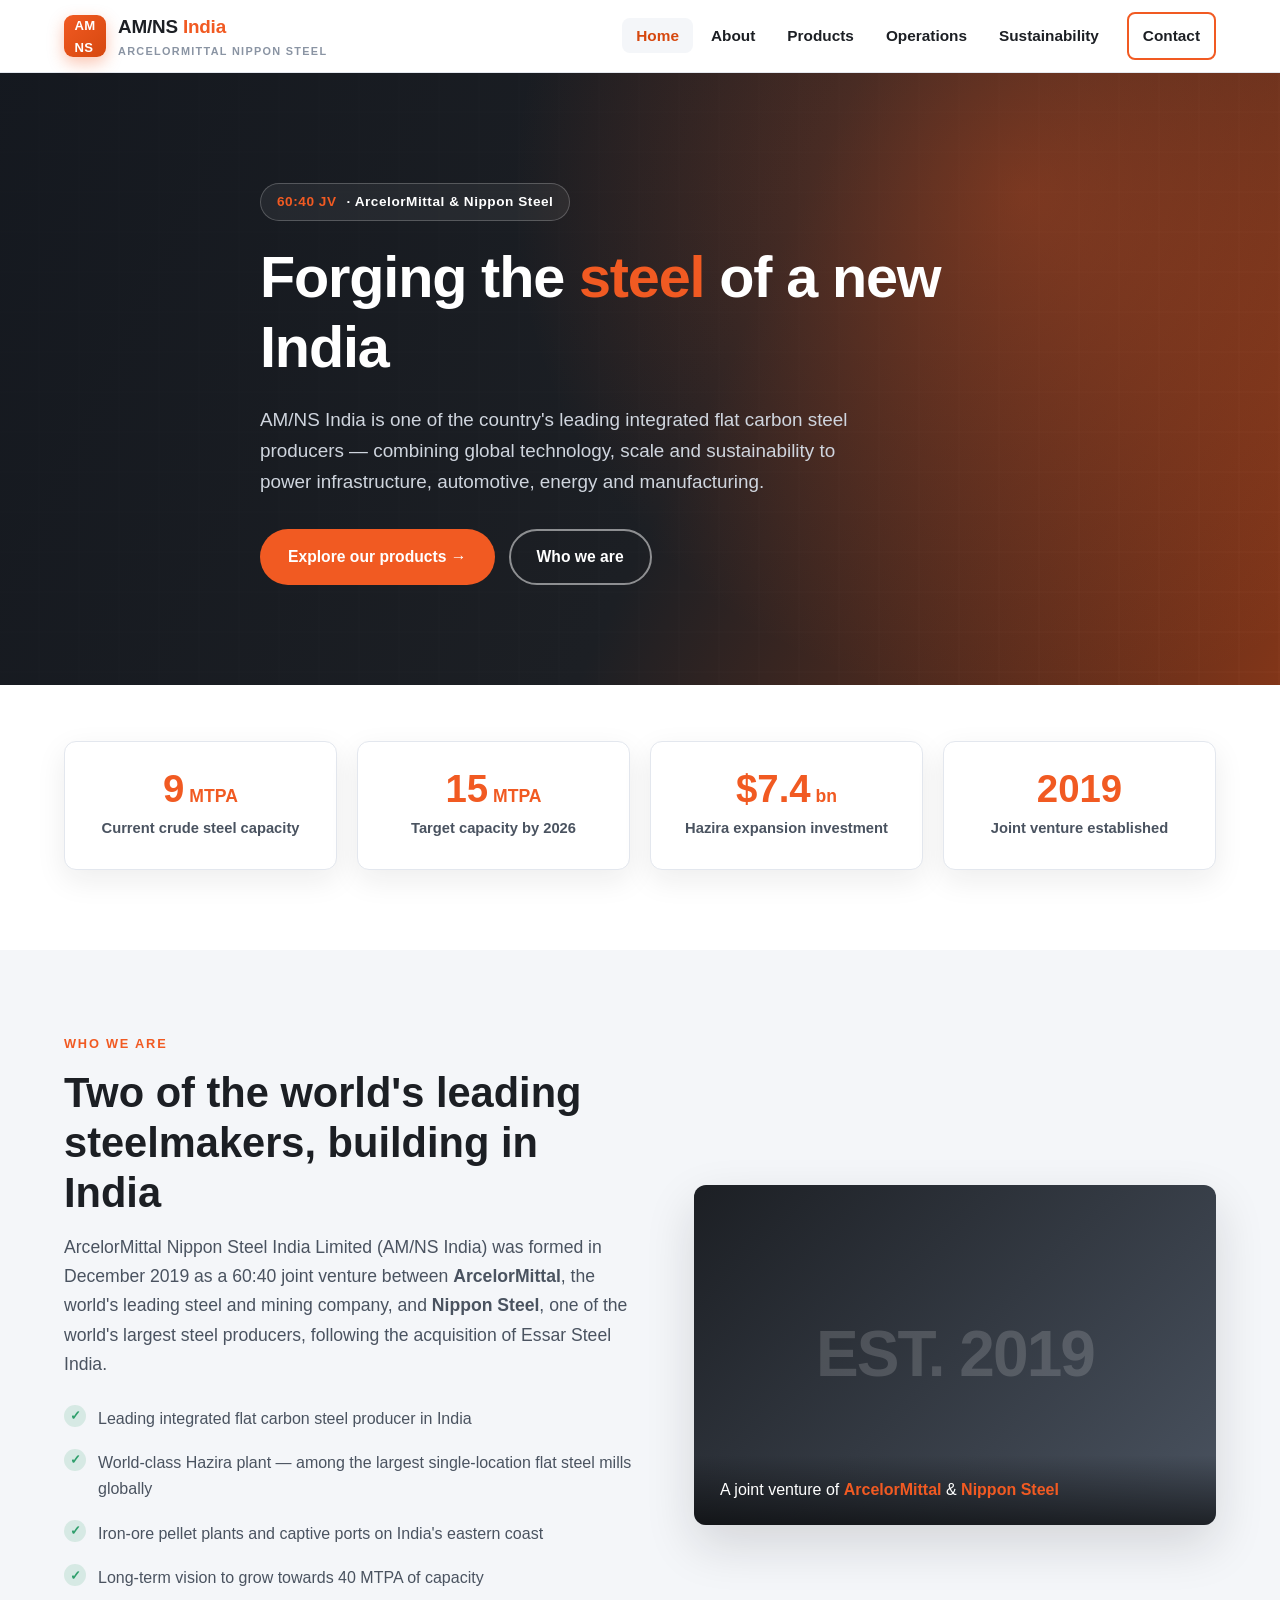
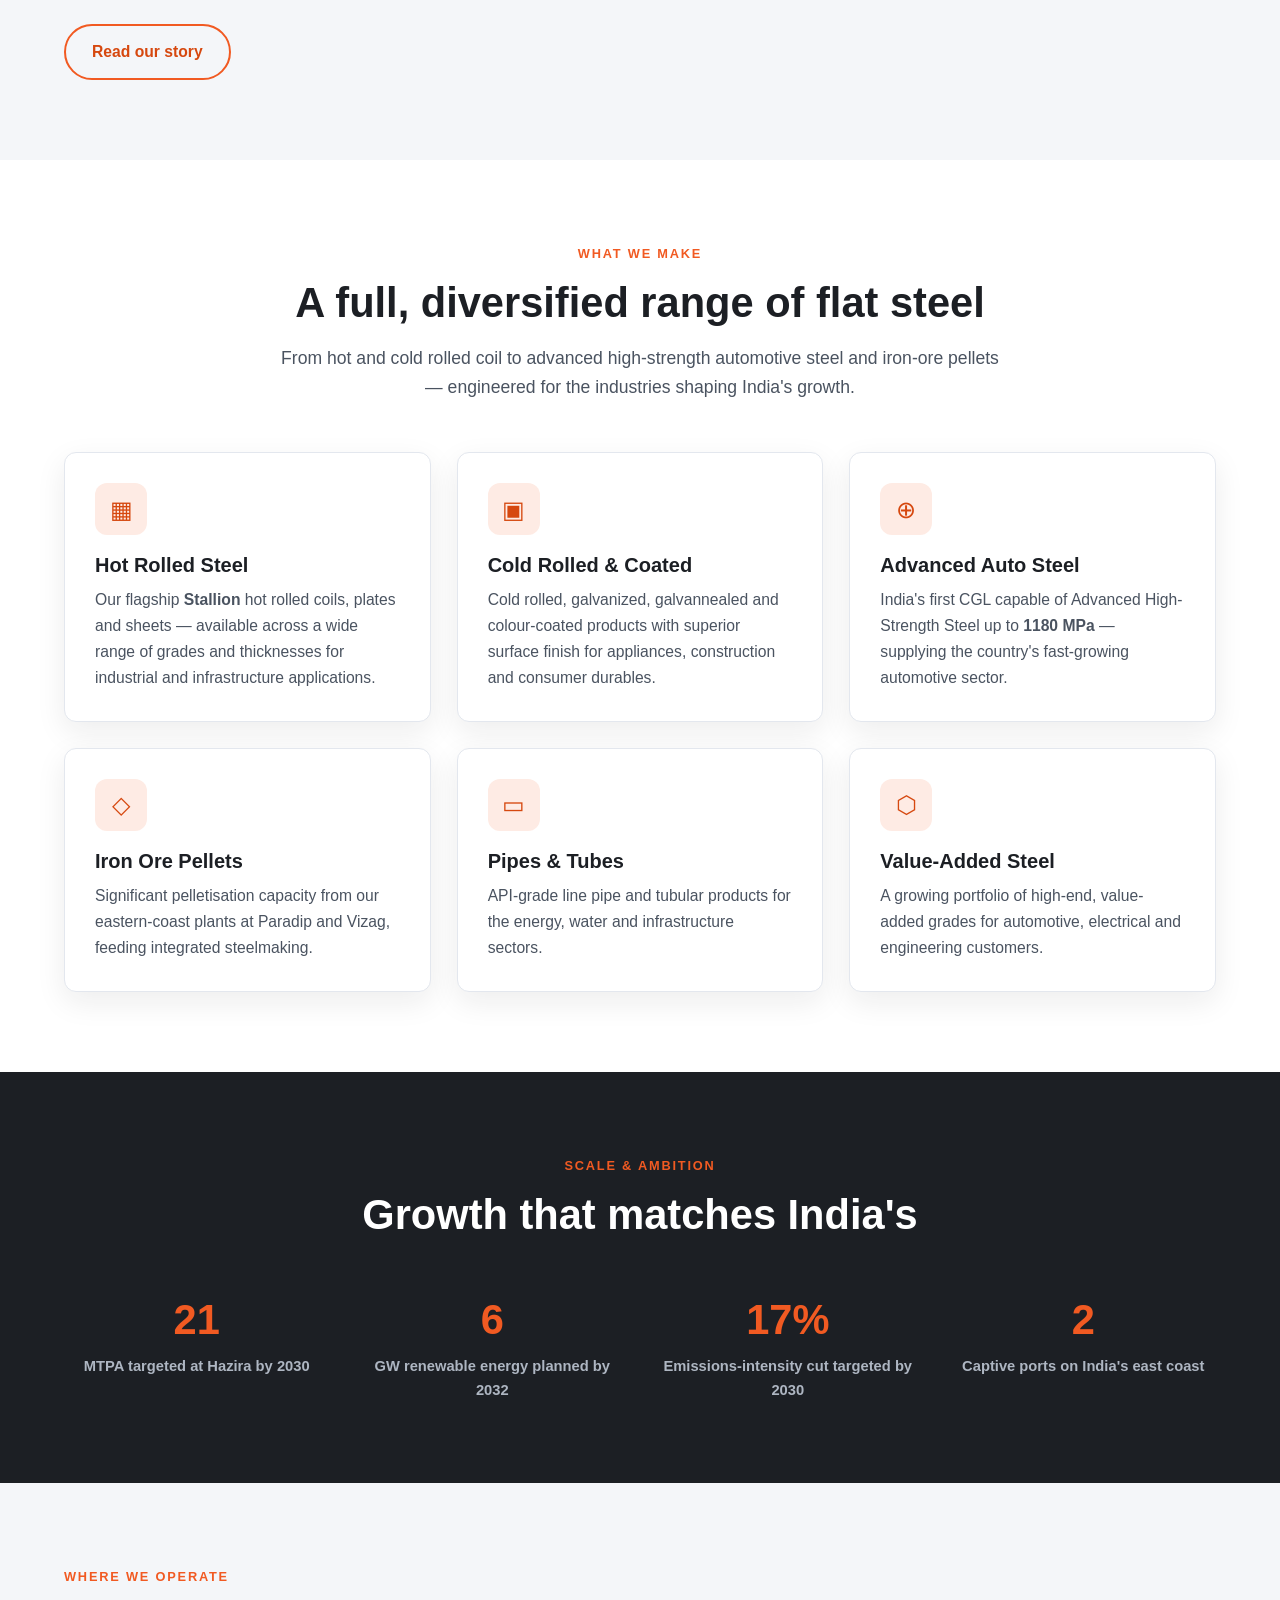
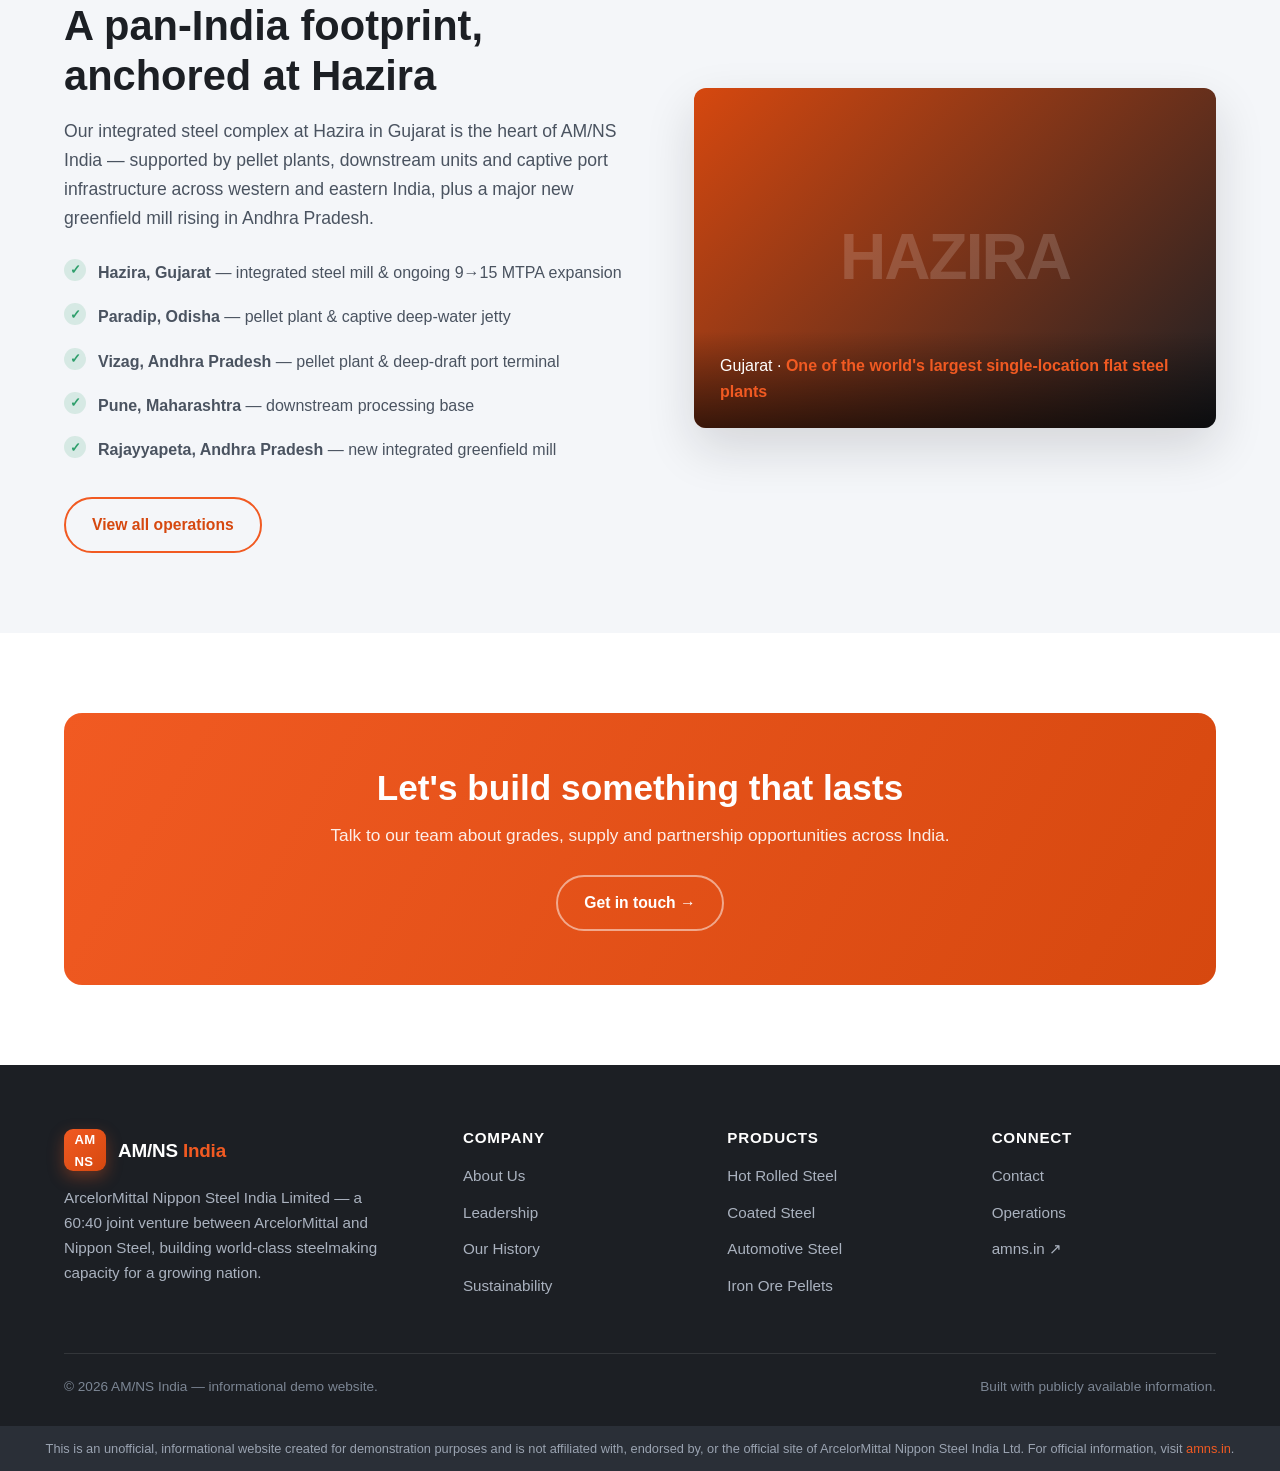
<file: index.html>
<!DOCTYPE html>
<html lang="en">
<head>
  <meta charset="UTF-8" />
  <meta name="viewport" content="width=device-width, initial-scale=1.0" />
  <title>AM/NS India — ArcelorMittal Nippon Steel India | Building the Steel of New India</title>
  <meta name="description" content="ArcelorMittal Nippon Steel India (AM/NS India) is a 60:40 joint venture between ArcelorMittal and Nippon Steel — a leading integrated flat carbon steel producer building world-class capacity across Hazira, Paradip, Vizag and Andhra Pradesh." />
  <link rel="preconnect" href="https://fonts.googleapis.com" />
  <link rel="stylesheet" href="css/styles.css" />
  <link rel="icon" href="data:image/svg+xml,%3Csvg xmlns='http://www.w3.org/2000/svg' viewBox='0 0 100 100'%3E%3Crect width='100' height='100' rx='20' fill='%23f15a22'/%3E%3Ctext x='50' y='66' font-size='42' font-family='Arial' font-weight='bold' fill='white' text-anchor='middle'%3EA%3C/text%3E%3C/svg%3E" />
</head>
<body>

  <!-- ============ HEADER ============ -->
  <header class="site-header">
    <div class="container nav">
      <a href="index.html" class="brand">
        <span class="brand-mark">AM<br>NS</span>
        <span>
          <span class="brand-name">AM/NS <span>India</span></span>
          <span class="brand-sub">ArcelorMittal Nippon Steel</span>
        </span>
      </a>
      <button class="nav-toggle" aria-label="Toggle navigation"><span></span></button>
      <ul class="nav-links">
        <li><a href="index.html" class="active">Home</a></li>
        <li><a href="about.html">About</a></li>
        <li><a href="products.html">Products</a></li>
        <li><a href="operations.html">Operations</a></li>
        <li><a href="sustainability.html">Sustainability</a></li>
        <li class="nav-cta"><a href="contact.html" class="btn btn--outline">Contact</a></li>
      </ul>
    </div>
  </header>

  <!-- ============ HERO ============ -->
  <section class="hero">
    <div class="container hero-inner">
      <span class="hero-flag"><b>60:40 JV</b> · ArcelorMittal &amp; Nippon Steel</span>
      <h1>Forging the <span>steel</span> of a new India</h1>
      <p>AM/NS India is one of the country's leading integrated flat carbon steel producers — combining global technology, scale and sustainability to power infrastructure, automotive, energy and manufacturing.</p>
      <div class="hero-actions">
        <a href="products.html" class="btn btn--primary">Explore our products →</a>
        <a href="about.html" class="btn btn--ghost">Who we are</a>
      </div>
    </div>
  </section>

  <!-- ============ KEY STATS ============ -->
  <section class="section" style="padding-top:56px;">
    <div class="container">
      <div class="stats reveal">
        <div class="stat">
          <div class="num"><span data-count="9">0</span><small> MTPA</small></div>
          <div class="label">Current crude steel capacity</div>
        </div>
        <div class="stat">
          <div class="num"><span data-count="15">0</span><small> MTPA</small></div>
          <div class="label">Target capacity by 2026</div>
        </div>
        <div class="stat">
          <div class="num">$<span data-count="7.4" data-decimals="1">0</span><small> bn</small></div>
          <div class="label">Hazira expansion investment</div>
        </div>
        <div class="stat">
          <div class="num"><span data-count="2019">0</span></div>
          <div class="label">Joint venture established</div>
        </div>
      </div>
    </div>
  </section>

  <!-- ============ ABOUT INTRO ============ -->
  <section class="section section--mist">
    <div class="container split">
      <div class="reveal">
        <span class="eyebrow">Who we are</span>
        <h2 class="section-title">Two of the world's leading steelmakers, building in India</h2>
        <p class="section-lead">ArcelorMittal Nippon Steel India Limited (AM/NS India) was formed in December 2019 as a 60:40 joint venture between <strong>ArcelorMittal</strong>, the world's leading steel and mining company, and <strong>Nippon Steel</strong>, one of the world's largest steel producers, following the acquisition of Essar Steel India.</p>
        <ul class="list-check">
          <li>Leading integrated flat carbon steel producer in India</li>
          <li>World-class Hazira plant — among the largest single-location flat steel mills globally</li>
          <li>Iron-ore pellet plants and captive ports on India's eastern coast</li>
          <li>Long-term vision to grow towards 40 MTPA of capacity</li>
        </ul>
        <p style="margin-top:24px;"><a href="about.html" class="btn btn--outline">Read our story</a></p>
      </div>
      <div class="split-media reveal">
        <span class="badge-big">EST. 2019</span>
        <div class="ovl">A joint venture of <b>ArcelorMittal</b> &amp; <b>Nippon Steel</b></div>
      </div>
    </div>
  </section>

  <!-- ============ PRODUCT HIGHLIGHTS ============ -->
  <section class="section">
    <div class="container">
      <div class="text-center reveal" style="max-width:720px;margin:0 auto 50px;">
        <span class="eyebrow">What we make</span>
        <h2 class="section-title">A full, diversified range of flat steel</h2>
        <p class="section-lead center-block">From hot and cold rolled coil to advanced high-strength automotive steel and iron-ore pellets — engineered for the industries shaping India's growth.</p>
      </div>
      <div class="grid grid-3">
        <div class="card reveal">
          <div class="icon">▦</div>
          <h3>Hot Rolled Steel</h3>
          <p>Our flagship <strong>Stallion</strong> hot rolled coils, plates and sheets — available across a wide range of grades and thicknesses for industrial and infrastructure applications.</p>
        </div>
        <div class="card reveal">
          <div class="icon">▣</div>
          <h3>Cold Rolled &amp; Coated</h3>
          <p>Cold rolled, galvanized, galvannealed and colour-coated products with superior surface finish for appliances, construction and consumer durables.</p>
        </div>
        <div class="card reveal">
          <div class="icon">⊕</div>
          <h3>Advanced Auto Steel</h3>
          <p>India's first CGL capable of Advanced High-Strength Steel up to <strong>1180 MPa</strong> — supplying the country's fast-growing automotive sector.</p>
        </div>
        <div class="card reveal">
          <div class="icon">◇</div>
          <h3>Iron Ore Pellets</h3>
          <p>Significant pelletisation capacity from our eastern-coast plants at Paradip and Vizag, feeding integrated steelmaking.</p>
        </div>
        <div class="card reveal">
          <div class="icon">▭</div>
          <h3>Pipes &amp; Tubes</h3>
          <p>API-grade line pipe and tubular products for the energy, water and infrastructure sectors.</p>
        </div>
        <div class="card reveal">
          <div class="icon">⬡</div>
          <h3>Value-Added Steel</h3>
          <p>A growing portfolio of high-end, value-added grades for automotive, electrical and engineering customers.</p>
        </div>
      </div>
    </div>
  </section>

  <!-- ============ DARK STATS BAND ============ -->
  <section class="section section--dark">
    <div class="container">
      <div class="text-center" style="margin-bottom:46px;">
        <span class="eyebrow">Scale &amp; ambition</span>
        <h2 class="section-title">Growth that matches India's</h2>
      </div>
      <div class="stats-band reveal">
        <div>
          <div class="num"><span data-count="24">0</span></div>
          <div class="label">MTPA targeted at Hazira by 2030</div>
        </div>
        <div>
          <div class="num"><span data-count="7">0</span></div>
          <div class="label">GW renewable energy planned by 2032</div>
        </div>
        <div>
          <div class="num"><span data-count="20">0</span>%</div>
          <div class="label">Emissions-intensity cut targeted by 2030</div>
        </div>
        <div>
          <div class="num">2</div>
          <div class="label">Captive ports on India's east coast</div>
        </div>
      </div>
    </div>
  </section>

  <!-- ============ OPERATIONS PREVIEW ============ -->
  <section class="section section--mist">
    <div class="container split split--rev">
      <div class="split-media reveal" style="background:linear-gradient(135deg,#d6480f,#1c1f24);">
        <span class="badge-big">HAZIRA</span>
        <div class="ovl">Gujarat · <b>One of the world's largest single-location flat steel plants</b></div>
      </div>
      <div class="reveal">
        <span class="eyebrow">Where we operate</span>
        <h2 class="section-title">A pan-India footprint, anchored at Hazira</h2>
        <p class="section-lead">Our integrated steel complex at Hazira in Gujarat is the heart of AM/NS India — supported by pellet plants, downstream units and captive port infrastructure across western and eastern India, plus a major new greenfield mill rising in Andhra Pradesh.</p>
        <ul class="list-check">
          <li><strong>Hazira, Gujarat</strong> — integrated steel mill &amp; ongoing 9→15 MTPA expansion</li>
          <li><strong>Paradip, Odisha</strong> — pellet plant &amp; captive deep-water jetty</li>
          <li><strong>Vizag, Andhra Pradesh</strong> — pellet plant &amp; deep-draft port terminal</li>
          <li><strong>Pune, Maharashtra</strong> — downstream processing base</li>
          <li><strong>Rajayyapeta, Andhra Pradesh</strong> — new integrated greenfield mill</li>
        </ul>
        <p style="margin-top:24px;"><a href="operations.html" class="btn btn--outline">View all operations</a></p>
      </div>
    </div>
  </section>

  <!-- ============ CTA ============ -->
  <section class="section">
    <div class="container">
      <div class="cta-band reveal">
        <h2>Let's build something that lasts</h2>
        <p>Talk to our team about grades, supply and partnership opportunities across India.</p>
        <a href="contact.html" class="btn btn--ghost">Get in touch →</a>
      </div>
    </div>
  </section>

  <!-- ============ FOOTER ============ -->
  <footer class="site-footer">
    <div class="container">
      <div class="footer-grid">
        <div class="footer-about">
          <a href="index.html" class="brand">
            <span class="brand-mark">AM<br>NS</span>
            <span><span class="brand-name" style="color:#fff;">AM/NS <span>India</span></span></span>
          </a>
          <p>ArcelorMittal Nippon Steel India Limited — a 60:40 joint venture between ArcelorMittal and Nippon Steel, building world-class steelmaking capacity for a growing nation.</p>
        </div>
        <div>
          <h4>Company</h4>
          <ul>
            <li><a href="about.html">About Us</a></li>
            <li><a href="about.html#leadership">Leadership</a></li>
            <li><a href="about.html#history">Our History</a></li>
            <li><a href="sustainability.html">Sustainability</a></li>
          </ul>
        </div>
        <div>
          <h4>Products</h4>
          <ul>
            <li><a href="products.html">Hot Rolled Steel</a></li>
            <li><a href="products.html">Coated Steel</a></li>
            <li><a href="products.html">Automotive Steel</a></li>
            <li><a href="products.html">Iron Ore Pellets</a></li>
          </ul>
        </div>
        <div>
          <h4>Connect</h4>
          <ul>
            <li><a href="contact.html">Contact</a></li>
            <li><a href="operations.html">Operations</a></li>
            <li><a href="https://www.amns.in/" rel="noopener" target="_blank">amns.in ↗</a></li>
          </ul>
        </div>
      </div>
      <div class="footer-bottom">
        <span>© <span class="year">2026</span> AM/NS India — informational demo website.</span>
        <span>Built with publicly available information.</span>
      </div>
    </div>
  </footer>
  <div class="disclaimer">
    This is an unofficial, informational website created for demonstration purposes and is not affiliated with, endorsed by, or the official site of ArcelorMittal Nippon Steel India Ltd. For official information, visit <a href="https://www.amns.in/" target="_blank" rel="noopener" style="color:#f15a22;">amns.in</a>.
  </div>

  <script src="js/main.js"></script>
</body>
</html>
</file>
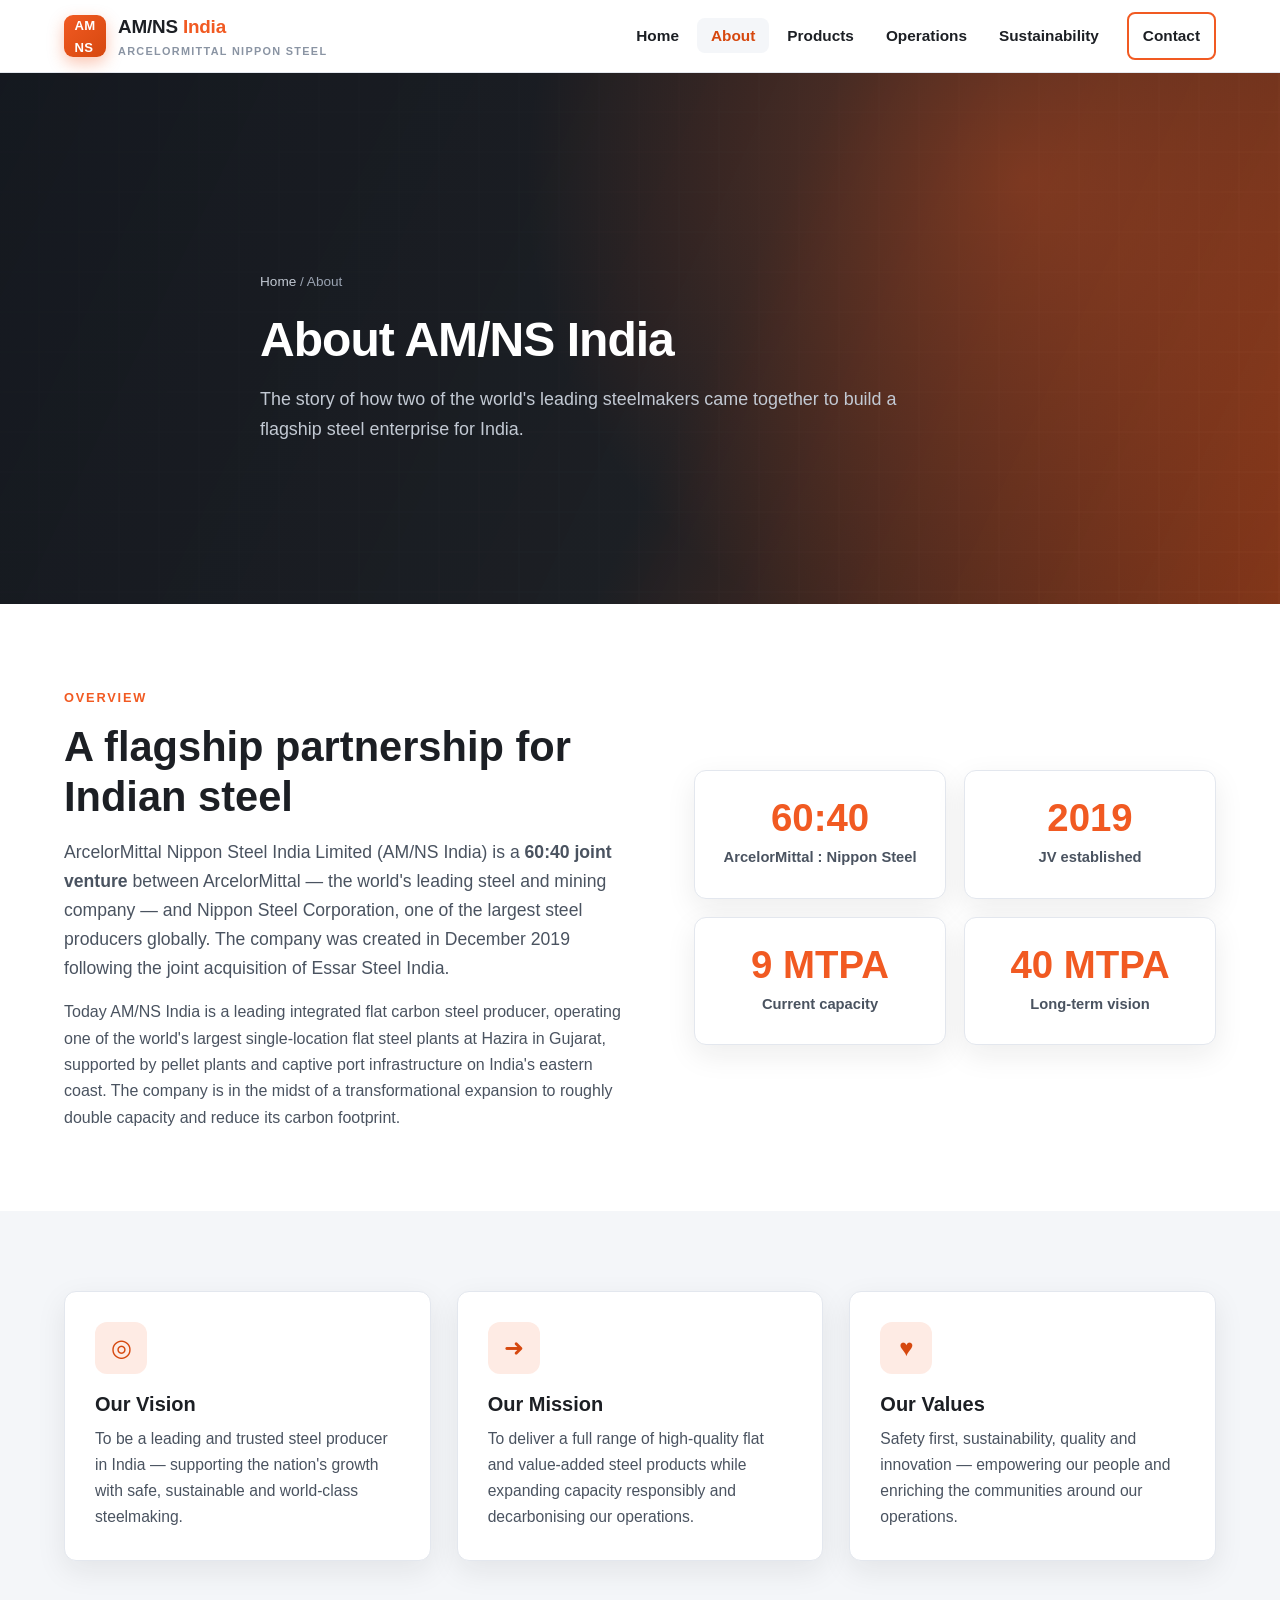
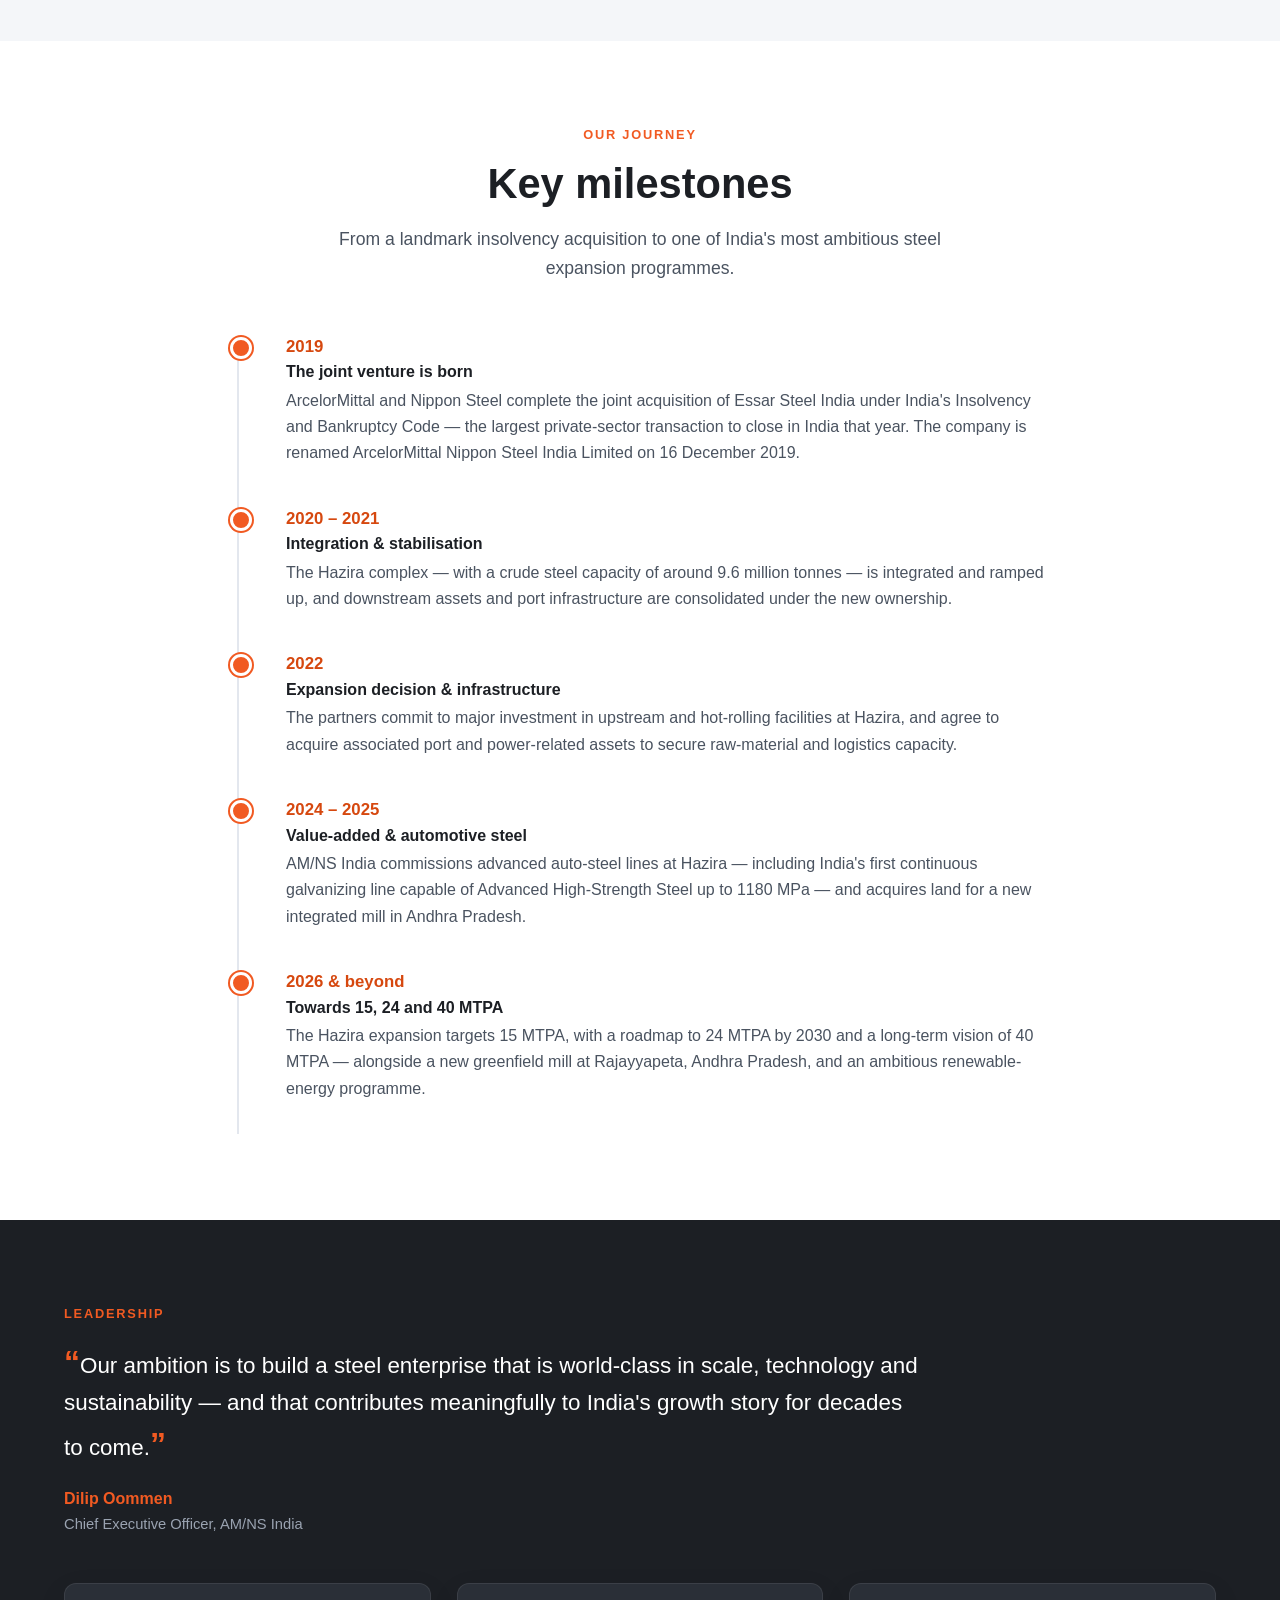
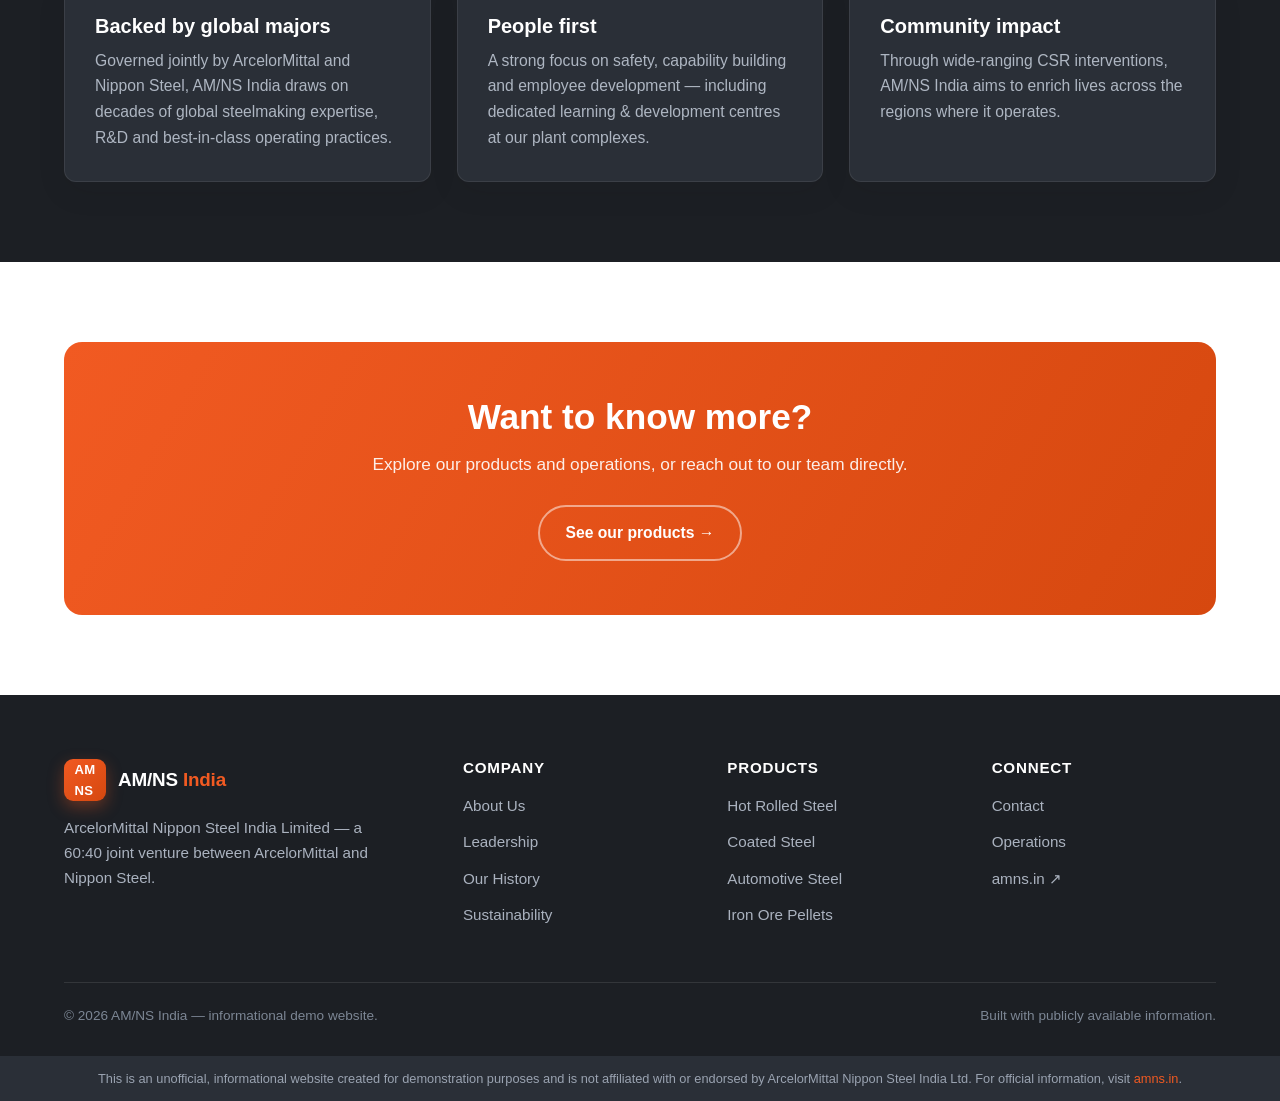
<file: about.html>
<!DOCTYPE html>
<html lang="en">
<head>
  <meta charset="UTF-8" />
  <meta name="viewport" content="width=device-width, initial-scale=1.0" />
  <title>About AM/NS India — Our Story, Joint Venture &amp; Leadership</title>
  <meta name="description" content="Learn about ArcelorMittal Nippon Steel India (AM/NS India) — formed in 2019 as a 60:40 JV between ArcelorMittal and Nippon Steel after the acquisition of Essar Steel India." />
  <link rel="stylesheet" href="css/styles.css" />
  <link rel="icon" href="data:image/svg+xml,%3Csvg xmlns='http://www.w3.org/2000/svg' viewBox='0 0 100 100'%3E%3Crect width='100' height='100' rx='20' fill='%23f15a22'/%3E%3Ctext x='50' y='66' font-size='42' font-family='Arial' font-weight='bold' fill='white' text-anchor='middle'%3EA%3C/text%3E%3C/svg%3E" />
</head>
<body>

  <header class="site-header">
    <div class="container nav">
      <a href="index.html" class="brand">
        <span class="brand-mark">AM<br>NS</span>
        <span><span class="brand-name">AM/NS <span>India</span></span><span class="brand-sub">ArcelorMittal Nippon Steel</span></span>
      </a>
      <button class="nav-toggle" aria-label="Toggle navigation"><span></span></button>
      <ul class="nav-links">
        <li><a href="index.html">Home</a></li>
        <li><a href="about.html" class="active">About</a></li>
        <li><a href="products.html">Products</a></li>
        <li><a href="operations.html">Operations</a></li>
        <li><a href="sustainability.html">Sustainability</a></li>
        <li class="nav-cta"><a href="contact.html" class="btn btn--outline">Contact</a></li>
      </ul>
    </div>
  </header>

  <section class="hero page-hero">
    <div class="container hero-inner" style="padding-bottom:64px;">
      <div class="breadcrumb"><a href="index.html">Home</a> / About</div>
      <h1>About AM/NS India</h1>
      <p>The story of how two of the world's leading steelmakers came together to build a flagship steel enterprise for India.</p>
    </div>
  </section>

  <!-- OVERVIEW -->
  <section class="section">
    <div class="container split">
      <div class="reveal">
        <span class="eyebrow">Overview</span>
        <h2 class="section-title">A flagship partnership for Indian steel</h2>
        <p class="section-lead">ArcelorMittal Nippon Steel India Limited (AM/NS India) is a <strong>60:40 joint venture</strong> between ArcelorMittal — the world's leading steel and mining company — and Nippon Steel Corporation, one of the largest steel producers globally. The company was created in December 2019 following the joint acquisition of Essar Steel India.</p>
        <p style="margin-top:16px;color:var(--slate);">Today AM/NS India is a leading integrated flat carbon steel producer, operating one of the world's largest single-location flat steel plants at Hazira in Gujarat, supported by pellet plants and captive port infrastructure on India's eastern coast. The company is in the midst of a transformational expansion to roughly double capacity and reduce its carbon footprint.</p>
      </div>
      <div class="reveal">
        <div class="grid grid-2" style="gap:18px;">
          <div class="stat"><div class="num">60:40</div><div class="label">ArcelorMittal : Nippon Steel</div></div>
          <div class="stat"><div class="num">2019</div><div class="label">JV established</div></div>
          <div class="stat"><div class="num">9 MTPA</div><div class="label">Current capacity</div></div>
          <div class="stat"><div class="num">40 MTPA</div><div class="label">Long-term vision</div></div>
        </div>
      </div>
    </div>
  </section>

  <!-- MISSION / VISION / VALUES -->
  <section class="section section--mist">
    <div class="container">
      <div class="grid grid-3">
        <div class="card reveal">
          <div class="icon">◎</div>
          <h3>Our Vision</h3>
          <p>To be a leading and trusted steel producer in India — supporting the nation's growth with safe, sustainable and world-class steelmaking.</p>
        </div>
        <div class="card reveal">
          <div class="icon">➜</div>
          <h3>Our Mission</h3>
          <p>To deliver a full range of high-quality flat and value-added steel products while expanding capacity responsibly and decarbonising our operations.</p>
        </div>
        <div class="card reveal">
          <div class="icon">♥</div>
          <h3>Our Values</h3>
          <p>Safety first, sustainability, quality and innovation — empowering our people and enriching the communities around our operations.</p>
        </div>
      </div>
    </div>
  </section>

  <!-- HISTORY TIMELINE -->
  <section class="section" id="history">
    <div class="container">
      <div class="text-center reveal" style="max-width:680px;margin:0 auto 50px;">
        <span class="eyebrow">Our journey</span>
        <h2 class="section-title">Key milestones</h2>
        <p class="section-lead center-block">From a landmark insolvency acquisition to one of India's most ambitious steel expansion programmes.</p>
      </div>
      <div class="timeline reveal">
        <div class="tl-item">
          <div class="tl-year">2019</div>
          <h4>The joint venture is born</h4>
          <p>ArcelorMittal and Nippon Steel complete the joint acquisition of Essar Steel India under India's Insolvency and Bankruptcy Code — the largest private-sector transaction to close in India that year. The company is renamed ArcelorMittal Nippon Steel India Limited on 16 December 2019.</p>
        </div>
        <div class="tl-item">
          <div class="tl-year">2020 – 2021</div>
          <h4>Integration &amp; stabilisation</h4>
          <p>The Hazira complex — with a crude steel capacity of around 9.6 million tonnes — is integrated and ramped up, and downstream assets and port infrastructure are consolidated under the new ownership.</p>
        </div>
        <div class="tl-item">
          <div class="tl-year">2022</div>
          <h4>Expansion decision &amp; infrastructure</h4>
          <p>The partners commit to major investment in upstream and hot-rolling facilities at Hazira, and agree to acquire associated port and power-related assets to secure raw-material and logistics capacity.</p>
        </div>
        <div class="tl-item">
          <div class="tl-year">2024 – 2025</div>
          <h4>Value-added &amp; automotive steel</h4>
          <p>AM/NS India commissions advanced auto-steel lines at Hazira — including India's first continuous galvanizing line capable of Advanced High-Strength Steel up to 1180 MPa — and acquires land for a new integrated mill in Andhra Pradesh.</p>
        </div>
        <div class="tl-item">
          <div class="tl-year">2026 &amp; beyond</div>
          <h4>Towards 15, 24 and 40 MTPA</h4>
          <p>The Hazira expansion targets 15 MTPA, with a roadmap to 24 MTPA by 2030 and a long-term vision of 40 MTPA — alongside a new greenfield mill at Rajayyapeta, Andhra Pradesh, and an ambitious renewable-energy programme.</p>
        </div>
      </div>
    </div>
  </section>

  <!-- LEADERSHIP / QUOTE -->
  <section class="section section--dark" id="leadership">
    <div class="container">
      <div class="reveal">
        <span class="eyebrow">Leadership</span>
        <p class="quote"><span class="mark">“</span>Our ambition is to build a steel enterprise that is world-class in scale, technology and sustainability — and that contributes meaningfully to India's growth story for decades to come.<span class="mark">”</span></p>
        <div class="quote-by">Dilip Oommen<span>Chief Executive Officer, AM/NS India</span></div>
      </div>
      <div class="grid grid-3" style="margin-top:46px;">
        <div class="card reveal" style="background:var(--charcoal-2);border-color:rgba(255,255,255,.08);">
          <h3 style="color:#fff;">Backed by global majors</h3>
          <p style="color:#aeb6c2;">Governed jointly by ArcelorMittal and Nippon Steel, AM/NS India draws on decades of global steelmaking expertise, R&amp;D and best-in-class operating practices.</p>
        </div>
        <div class="card reveal" style="background:var(--charcoal-2);border-color:rgba(255,255,255,.08);">
          <h3 style="color:#fff;">People first</h3>
          <p style="color:#aeb6c2;">A strong focus on safety, capability building and employee development — including dedicated learning &amp; development centres at our plant complexes.</p>
        </div>
        <div class="card reveal" style="background:var(--charcoal-2);border-color:rgba(255,255,255,.08);">
          <h3 style="color:#fff;">Community impact</h3>
          <p style="color:#aeb6c2;">Through wide-ranging CSR interventions, AM/NS India aims to enrich lives across the regions where it operates.</p>
        </div>
      </div>
    </div>
  </section>

  <section class="section">
    <div class="container">
      <div class="cta-band reveal">
        <h2>Want to know more?</h2>
        <p>Explore our products and operations, or reach out to our team directly.</p>
        <a href="products.html" class="btn btn--ghost">See our products →</a>
      </div>
    </div>
  </section>

  <footer class="site-footer">
    <div class="container">
      <div class="footer-grid">
        <div class="footer-about">
          <a href="index.html" class="brand"><span class="brand-mark">AM<br>NS</span><span><span class="brand-name" style="color:#fff;">AM/NS <span>India</span></span></span></a>
          <p>ArcelorMittal Nippon Steel India Limited — a 60:40 joint venture between ArcelorMittal and Nippon Steel.</p>
        </div>
        <div><h4>Company</h4><ul><li><a href="about.html">About Us</a></li><li><a href="about.html#leadership">Leadership</a></li><li><a href="about.html#history">Our History</a></li><li><a href="sustainability.html">Sustainability</a></li></ul></div>
        <div><h4>Products</h4><ul><li><a href="products.html">Hot Rolled Steel</a></li><li><a href="products.html">Coated Steel</a></li><li><a href="products.html">Automotive Steel</a></li><li><a href="products.html">Iron Ore Pellets</a></li></ul></div>
        <div><h4>Connect</h4><ul><li><a href="contact.html">Contact</a></li><li><a href="operations.html">Operations</a></li><li><a href="https://www.amns.in/" target="_blank" rel="noopener">amns.in ↗</a></li></ul></div>
      </div>
      <div class="footer-bottom"><span>© <span class="year">2026</span> AM/NS India — informational demo website.</span><span>Built with publicly available information.</span></div>
    </div>
  </footer>
  <div class="disclaimer">This is an unofficial, informational website created for demonstration purposes and is not affiliated with or endorsed by ArcelorMittal Nippon Steel India Ltd. For official information, visit <a href="https://www.amns.in/" target="_blank" rel="noopener" style="color:#f15a22;">amns.in</a>.</div>

  <script src="js/main.js"></script>
</body>
</html>
</file>
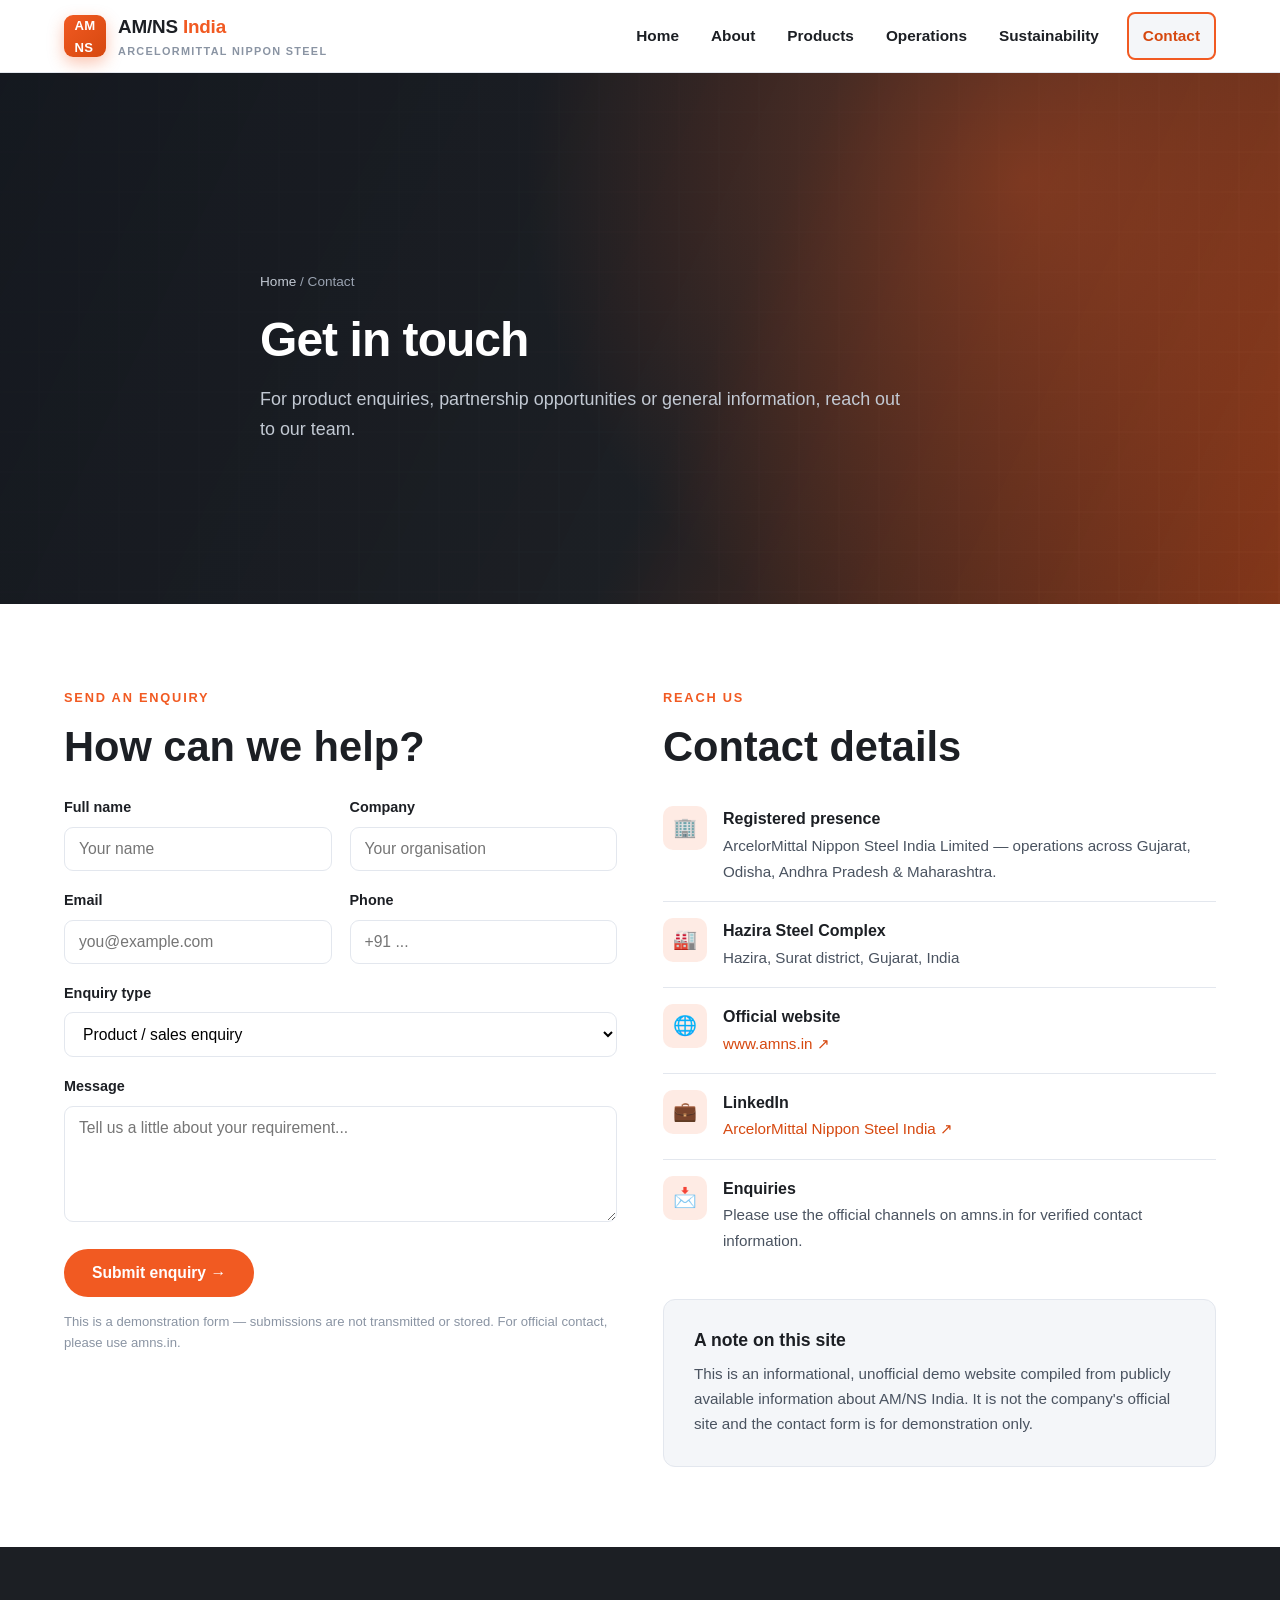
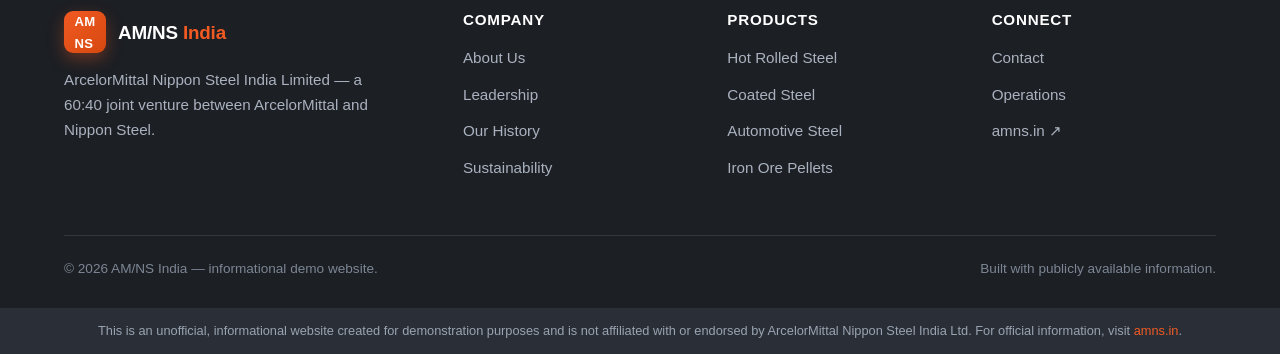
<file: contact.html>
<!DOCTYPE html>
<html lang="en">
<head>
  <meta charset="UTF-8" />
  <meta name="viewport" content="width=device-width, initial-scale=1.0" />
  <title>Contact — AM/NS India</title>
  <meta name="description" content="Get in touch with AM/NS India (ArcelorMittal Nippon Steel India) for product enquiries, partnerships and general information." />
  <link rel="stylesheet" href="css/styles.css" />
  <link rel="icon" href="data:image/svg+xml,%3Csvg xmlns='http://www.w3.org/2000/svg' viewBox='0 0 100 100'%3E%3Crect width='100' height='100' rx='20' fill='%23f15a22'/%3E%3Ctext x='50' y='66' font-size='42' font-family='Arial' font-weight='bold' fill='white' text-anchor='middle'%3EA%3C/text%3E%3C/svg%3E" />
</head>
<body>

  <header class="site-header">
    <div class="container nav">
      <a href="index.html" class="brand"><span class="brand-mark">AM<br>NS</span><span><span class="brand-name">AM/NS <span>India</span></span><span class="brand-sub">ArcelorMittal Nippon Steel</span></span></a>
      <button class="nav-toggle" aria-label="Toggle navigation"><span></span></button>
      <ul class="nav-links">
        <li><a href="index.html">Home</a></li>
        <li><a href="about.html">About</a></li>
        <li><a href="products.html">Products</a></li>
        <li><a href="operations.html">Operations</a></li>
        <li><a href="sustainability.html">Sustainability</a></li>
        <li class="nav-cta"><a href="contact.html" class="btn btn--outline active">Contact</a></li>
      </ul>
    </div>
  </header>

  <section class="hero page-hero">
    <div class="container hero-inner" style="padding-bottom:64px;">
      <div class="breadcrumb"><a href="index.html">Home</a> / Contact</div>
      <h1>Get in touch</h1>
      <p>For product enquiries, partnership opportunities or general information, reach out to our team.</p>
    </div>
  </section>

  <section class="section">
    <div class="container contact-grid">

      <!-- FORM -->
      <div class="reveal">
        <span class="eyebrow">Send an enquiry</span>
        <h2 class="section-title" style="margin-bottom:24px;">How can we help?</h2>
        <form id="contact-form" novalidate>
          <div class="grid grid-2" style="gap:0 18px;">
            <div class="field"><label for="name">Full name</label><input id="name" name="name" type="text" required placeholder="Your name" /></div>
            <div class="field"><label for="company">Company</label><input id="company" name="company" type="text" placeholder="Your organisation" /></div>
          </div>
          <div class="grid grid-2" style="gap:0 18px;">
            <div class="field"><label for="email">Email</label><input id="email" name="email" type="email" required placeholder="you@example.com" /></div>
            <div class="field"><label for="phone">Phone</label><input id="phone" name="phone" type="tel" placeholder="+91 ..." /></div>
          </div>
          <div class="field">
            <label for="topic">Enquiry type</label>
            <select id="topic" name="topic">
              <option>Product / sales enquiry</option>
              <option>Partnership / business development</option>
              <option>Careers</option>
              <option>Media / press</option>
              <option>General information</option>
            </select>
          </div>
          <div class="field"><label for="message">Message</label><textarea id="message" name="message" rows="5" required placeholder="Tell us a little about your requirement..."></textarea></div>
          <button type="submit" class="btn btn--primary">Submit enquiry →</button>
          <p class="form-result" style="margin-top:14px;font-weight:600;"></p>
          <p class="form-note">This is a demonstration form — submissions are not transmitted or stored. For official contact, please use amns.in.</p>
        </form>
      </div>

      <!-- INFO -->
      <div class="reveal">
        <span class="eyebrow">Reach us</span>
        <h2 class="section-title" style="margin-bottom:18px;">Contact details</h2>
        <div class="info-row"><div class="ic">🏢</div><div><b>Registered presence</b><span>ArcelorMittal Nippon Steel India Limited — operations across Gujarat, Odisha, Andhra Pradesh &amp; Maharashtra.</span></div></div>
        <div class="info-row"><div class="ic">🏭</div><div><b>Hazira Steel Complex</b><span>Hazira, Surat district, Gujarat, India</span></div></div>
        <div class="info-row"><div class="ic">🌐</div><div><b>Official website</b><span><a href="https://www.amns.in/" target="_blank" rel="noopener">www.amns.in ↗</a></span></div></div>
        <div class="info-row"><div class="ic">💼</div><div><b>LinkedIn</b><span><a href="https://in.linkedin.com/company/amnsindia" target="_blank" rel="noopener">ArcelorMittal Nippon Steel India ↗</a></span></div></div>
        <div class="info-row" style="border-bottom:0;"><div class="ic">📩</div><div><b>Enquiries</b><span>Please use the official channels on amns.in for verified contact information.</span></div></div>

        <div class="card" style="margin-top:28px;background:var(--mist);box-shadow:none;">
          <h3 style="font-size:1.1rem;">A note on this site</h3>
          <p style="font-size:.95rem;">This is an informational, unofficial demo website compiled from publicly available information about AM/NS India. It is not the company's official site and the contact form is for demonstration only.</p>
        </div>
      </div>

    </div>
  </section>

  <footer class="site-footer">
    <div class="container">
      <div class="footer-grid">
        <div class="footer-about">
          <a href="index.html" class="brand"><span class="brand-mark">AM<br>NS</span><span><span class="brand-name" style="color:#fff;">AM/NS <span>India</span></span></span></a>
          <p>ArcelorMittal Nippon Steel India Limited — a 60:40 joint venture between ArcelorMittal and Nippon Steel.</p>
        </div>
        <div><h4>Company</h4><ul><li><a href="about.html">About Us</a></li><li><a href="about.html#leadership">Leadership</a></li><li><a href="about.html#history">Our History</a></li><li><a href="sustainability.html">Sustainability</a></li></ul></div>
        <div><h4>Products</h4><ul><li><a href="products.html">Hot Rolled Steel</a></li><li><a href="products.html">Coated Steel</a></li><li><a href="products.html">Automotive Steel</a></li><li><a href="products.html">Iron Ore Pellets</a></li></ul></div>
        <div><h4>Connect</h4><ul><li><a href="contact.html">Contact</a></li><li><a href="operations.html">Operations</a></li><li><a href="https://www.amns.in/" target="_blank" rel="noopener">amns.in ↗</a></li></ul></div>
      </div>
      <div class="footer-bottom"><span>© <span class="year">2026</span> AM/NS India — informational demo website.</span><span>Built with publicly available information.</span></div>
    </div>
  </footer>
  <div class="disclaimer">This is an unofficial, informational website created for demonstration purposes and is not affiliated with or endorsed by ArcelorMittal Nippon Steel India Ltd. For official information, visit <a href="https://www.amns.in/" target="_blank" rel="noopener" style="color:#f15a22;">amns.in</a>.</div>

  <script src="js/main.js"></script>
</body>
</html>
</file>
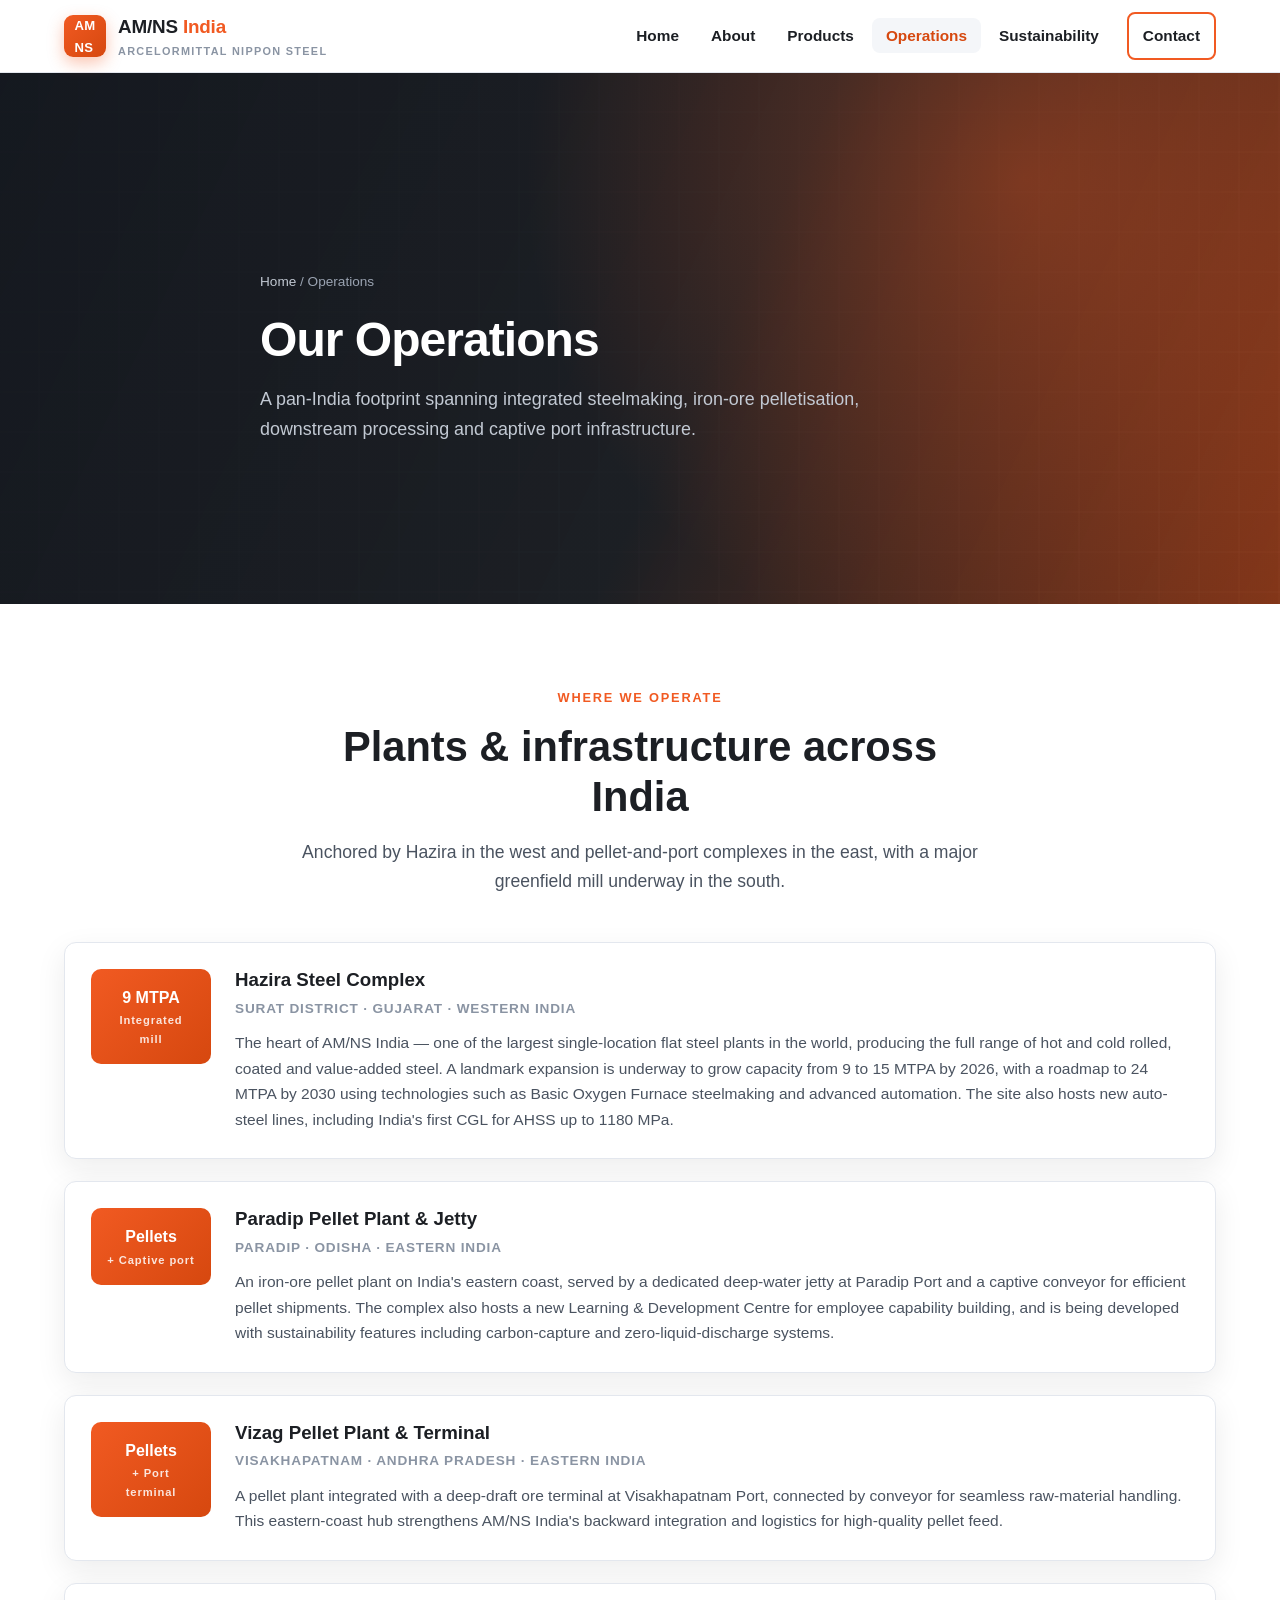
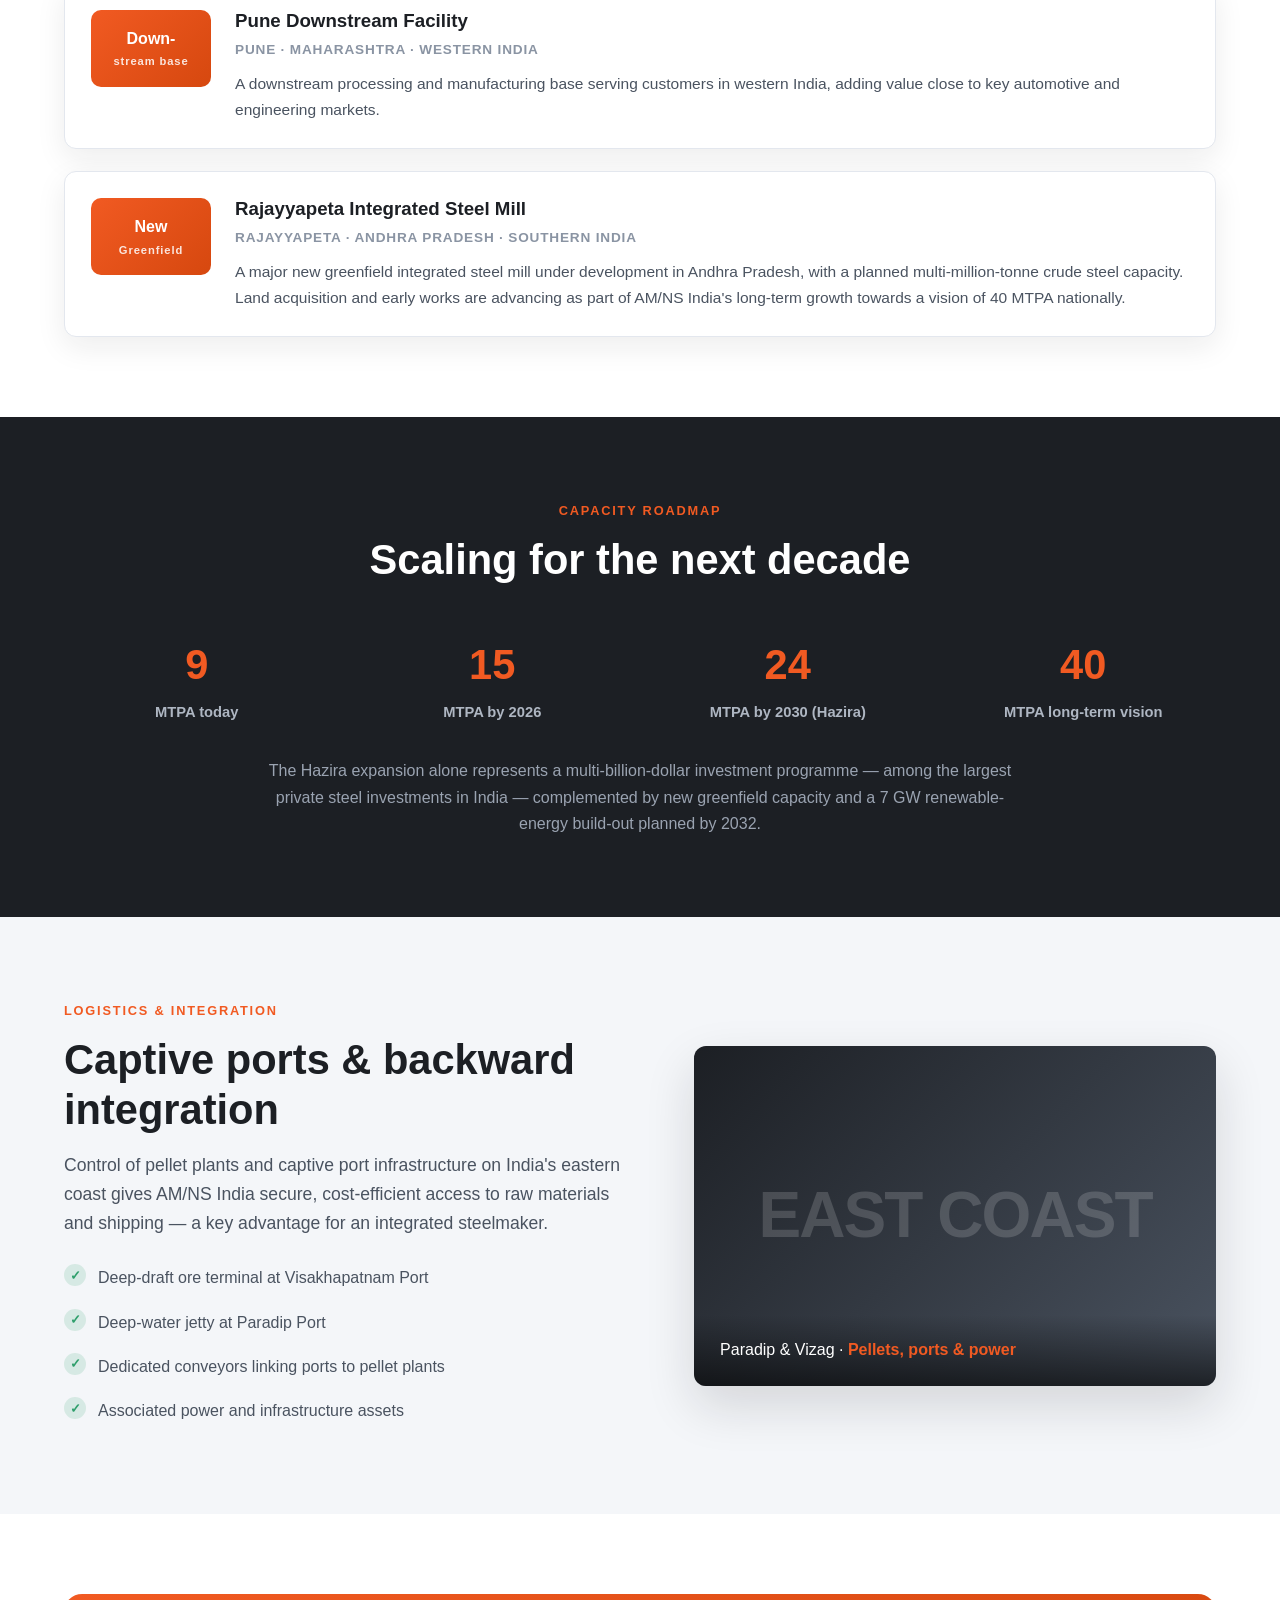
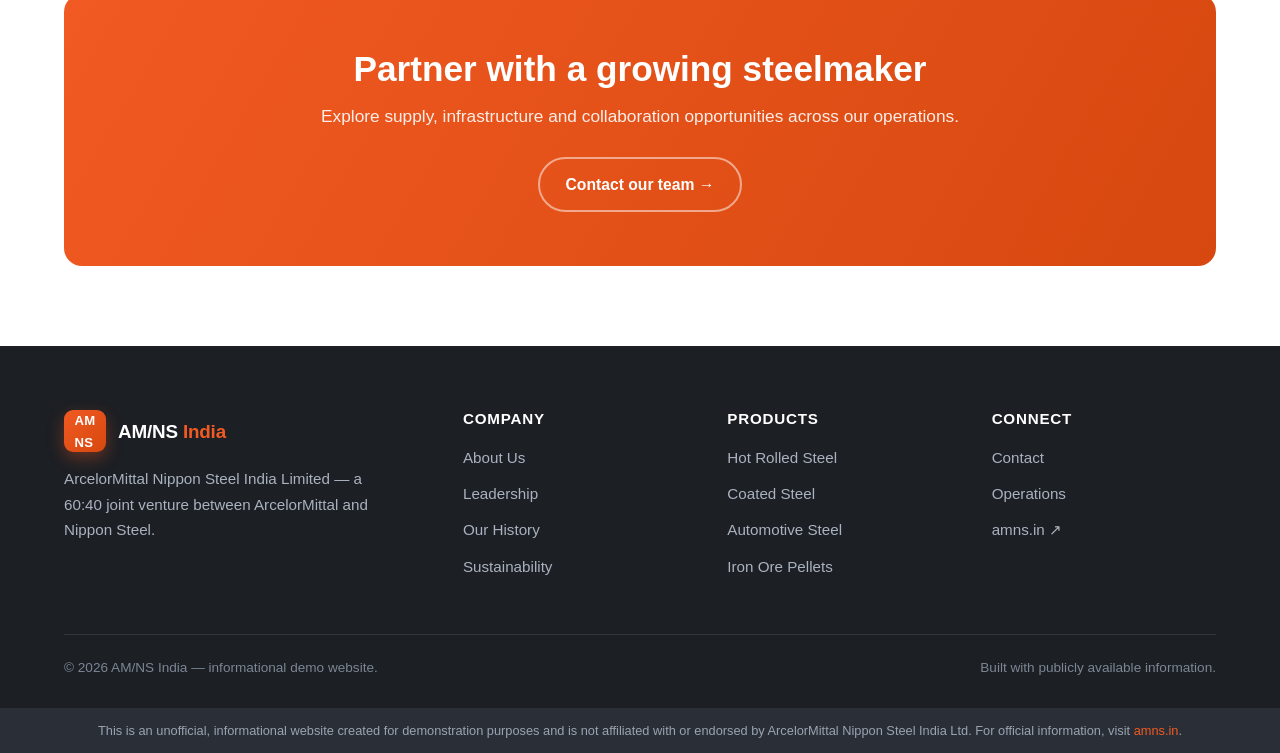
<file: operations.html>
<!DOCTYPE html>
<html lang="en">
<head>
  <meta charset="UTF-8" />
  <meta name="viewport" content="width=device-width, initial-scale=1.0" />
  <title>Operations — AM/NS India | Hazira, Paradip, Vizag &amp; Andhra Pradesh</title>
  <meta name="description" content="AM/NS India's pan-India operations: the Hazira integrated steel mill in Gujarat, pellet plants and captive ports at Paradip and Vizag, a Pune downstream base, and a new greenfield mill in Andhra Pradesh." />
  <link rel="stylesheet" href="css/styles.css" />
  <link rel="icon" href="data:image/svg+xml,%3Csvg xmlns='http://www.w3.org/2000/svg' viewBox='0 0 100 100'%3E%3Crect width='100' height='100' rx='20' fill='%23f15a22'/%3E%3Ctext x='50' y='66' font-size='42' font-family='Arial' font-weight='bold' fill='white' text-anchor='middle'%3EA%3C/text%3E%3C/svg%3E" />
</head>
<body>

  <header class="site-header">
    <div class="container nav">
      <a href="index.html" class="brand"><span class="brand-mark">AM<br>NS</span><span><span class="brand-name">AM/NS <span>India</span></span><span class="brand-sub">ArcelorMittal Nippon Steel</span></span></a>
      <button class="nav-toggle" aria-label="Toggle navigation"><span></span></button>
      <ul class="nav-links">
        <li><a href="index.html">Home</a></li>
        <li><a href="about.html">About</a></li>
        <li><a href="products.html">Products</a></li>
        <li><a href="operations.html" class="active">Operations</a></li>
        <li><a href="sustainability.html">Sustainability</a></li>
        <li class="nav-cta"><a href="contact.html" class="btn btn--outline">Contact</a></li>
      </ul>
    </div>
  </header>

  <section class="hero page-hero">
    <div class="container hero-inner" style="padding-bottom:64px;">
      <div class="breadcrumb"><a href="index.html">Home</a> / Operations</div>
      <h1>Our Operations</h1>
      <p>A pan-India footprint spanning integrated steelmaking, iron-ore pelletisation, downstream processing and captive port infrastructure.</p>
    </div>
  </section>

  <!-- FACILITIES -->
  <section class="section">
    <div class="container">
      <div class="text-center reveal" style="max-width:680px;margin:0 auto 46px;">
        <span class="eyebrow">Where we operate</span>
        <h2 class="section-title">Plants &amp; infrastructure across India</h2>
        <p class="section-lead center-block">Anchored by Hazira in the west and pellet-and-port complexes in the east, with a major greenfield mill underway in the south.</p>
      </div>

      <div class="grid" style="gap:22px;">

        <div class="facility reveal">
          <div class="fac-tag">9 MTPA<small>Integrated mill</small></div>
          <div>
            <h3>Hazira Steel Complex</h3>
            <div class="meta">Surat district · Gujarat · Western India</div>
            <p>The heart of AM/NS India — one of the largest single-location flat steel plants in the world, producing the full range of hot and cold rolled, coated and value-added steel. A landmark expansion is underway to grow capacity from 9 to 15 MTPA by 2026, with a roadmap to 24 MTPA by 2030 using technologies such as Basic Oxygen Furnace steelmaking and advanced automation. The site also hosts new auto-steel lines, including India's first CGL for AHSS up to 1180 MPa.</p>
          </div>
        </div>

        <div class="facility reveal">
          <div class="fac-tag">Pellets<small>+ Captive port</small></div>
          <div>
            <h3>Paradip Pellet Plant &amp; Jetty</h3>
            <div class="meta">Paradip · Odisha · Eastern India</div>
            <p>An iron-ore pellet plant on India's eastern coast, served by a dedicated deep-water jetty at Paradip Port and a captive conveyor for efficient pellet shipments. The complex also hosts a new Learning &amp; Development Centre for employee capability building, and is being developed with sustainability features including carbon-capture and zero-liquid-discharge systems.</p>
          </div>
        </div>

        <div class="facility reveal">
          <div class="fac-tag">Pellets<small>+ Port terminal</small></div>
          <div>
            <h3>Vizag Pellet Plant &amp; Terminal</h3>
            <div class="meta">Visakhapatnam · Andhra Pradesh · Eastern India</div>
            <p>A pellet plant integrated with a deep-draft ore terminal at Visakhapatnam Port, connected by conveyor for seamless raw-material handling. This eastern-coast hub strengthens AM/NS India's backward integration and logistics for high-quality pellet feed.</p>
          </div>
        </div>

        <div class="facility reveal">
          <div class="fac-tag">Down-<small>stream base</small></div>
          <div>
            <h3>Pune Downstream Facility</h3>
            <div class="meta">Pune · Maharashtra · Western India</div>
            <p>A downstream processing and manufacturing base serving customers in western India, adding value close to key automotive and engineering markets.</p>
          </div>
        </div>

        <div class="facility reveal">
          <div class="fac-tag">New<small>Greenfield</small></div>
          <div>
            <h3>Rajayyapeta Integrated Steel Mill</h3>
            <div class="meta">Rajayyapeta · Andhra Pradesh · Southern India</div>
            <p>A major new greenfield integrated steel mill under development in Andhra Pradesh, with a planned multi-million-tonne crude steel capacity. Land acquisition and early works are advancing as part of AM/NS India's long-term growth towards a vision of 40 MTPA nationally.</p>
          </div>
        </div>

      </div>
    </div>
  </section>

  <!-- EXPANSION ROADMAP -->
  <section class="section section--dark">
    <div class="container">
      <div class="text-center" style="margin-bottom:46px;">
        <span class="eyebrow">Capacity roadmap</span>
        <h2 class="section-title">Scaling for the next decade</h2>
      </div>
      <div class="stats-band reveal">
        <div><div class="num">9</div><div class="label">MTPA today</div></div>
        <div><div class="num">15</div><div class="label">MTPA by 2026</div></div>
        <div><div class="num">24</div><div class="label">MTPA by 2030 (Hazira)</div></div>
        <div><div class="num">40</div><div class="label">MTPA long-term vision</div></div>
      </div>
      <p class="text-center" style="margin-top:34px;color:#9aa3b1;max-width:760px;margin-left:auto;margin-right:auto;">The Hazira expansion alone represents a multi-billion-dollar investment programme — among the largest private steel investments in India — complemented by new greenfield capacity and a 7 GW renewable-energy build-out planned by 2032.</p>
    </div>
  </section>

  <!-- PORTS / LOGISTICS -->
  <section class="section section--mist">
    <div class="container split">
      <div class="reveal">
        <span class="eyebrow">Logistics &amp; integration</span>
        <h2 class="section-title">Captive ports &amp; backward integration</h2>
        <p class="section-lead">Control of pellet plants and captive port infrastructure on India's eastern coast gives AM/NS India secure, cost-efficient access to raw materials and shipping — a key advantage for an integrated steelmaker.</p>
        <ul class="list-check">
          <li>Deep-draft ore terminal at Visakhapatnam Port</li>
          <li>Deep-water jetty at Paradip Port</li>
          <li>Dedicated conveyors linking ports to pellet plants</li>
          <li>Associated power and infrastructure assets</li>
        </ul>
      </div>
      <div class="split-media reveal" style="background:linear-gradient(135deg,#1c1f24,#4a5360);">
        <span class="badge-big">EAST COAST</span>
        <div class="ovl">Paradip &amp; Vizag · <b>Pellets, ports &amp; power</b></div>
      </div>
    </div>
  </section>

  <section class="section">
    <div class="container">
      <div class="cta-band reveal">
        <h2>Partner with a growing steelmaker</h2>
        <p>Explore supply, infrastructure and collaboration opportunities across our operations.</p>
        <a href="contact.html" class="btn btn--ghost">Contact our team →</a>
      </div>
    </div>
  </section>

  <footer class="site-footer">
    <div class="container">
      <div class="footer-grid">
        <div class="footer-about">
          <a href="index.html" class="brand"><span class="brand-mark">AM<br>NS</span><span><span class="brand-name" style="color:#fff;">AM/NS <span>India</span></span></span></a>
          <p>ArcelorMittal Nippon Steel India Limited — a 60:40 joint venture between ArcelorMittal and Nippon Steel.</p>
        </div>
        <div><h4>Company</h4><ul><li><a href="about.html">About Us</a></li><li><a href="about.html#leadership">Leadership</a></li><li><a href="about.html#history">Our History</a></li><li><a href="sustainability.html">Sustainability</a></li></ul></div>
        <div><h4>Products</h4><ul><li><a href="products.html">Hot Rolled Steel</a></li><li><a href="products.html">Coated Steel</a></li><li><a href="products.html">Automotive Steel</a></li><li><a href="products.html">Iron Ore Pellets</a></li></ul></div>
        <div><h4>Connect</h4><ul><li><a href="contact.html">Contact</a></li><li><a href="operations.html">Operations</a></li><li><a href="https://www.amns.in/" target="_blank" rel="noopener">amns.in ↗</a></li></ul></div>
      </div>
      <div class="footer-bottom"><span>© <span class="year">2026</span> AM/NS India — informational demo website.</span><span>Built with publicly available information.</span></div>
    </div>
  </footer>
  <div class="disclaimer">This is an unofficial, informational website created for demonstration purposes and is not affiliated with or endorsed by ArcelorMittal Nippon Steel India Ltd. For official information, visit <a href="https://www.amns.in/" target="_blank" rel="noopener" style="color:#f15a22;">amns.in</a>.</div>

  <script src="js/main.js"></script>
</body>
</html>
</file>
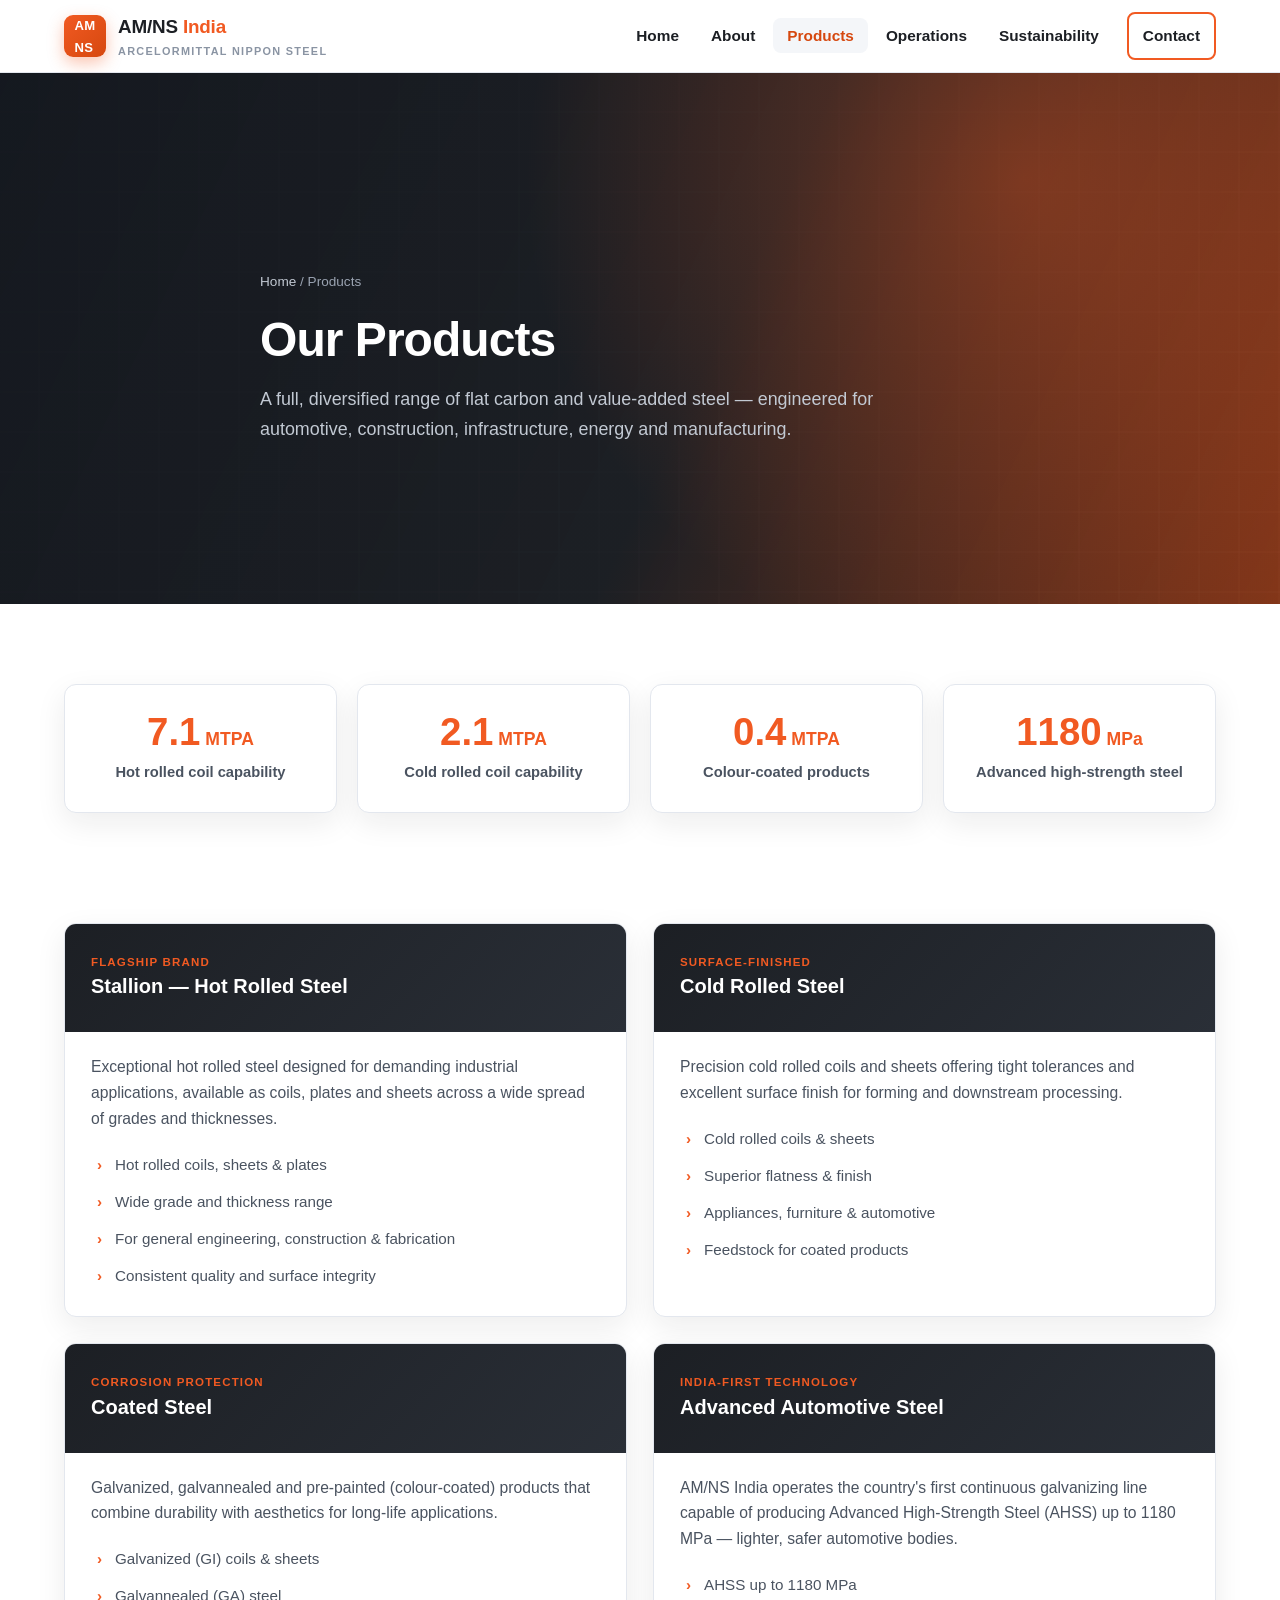
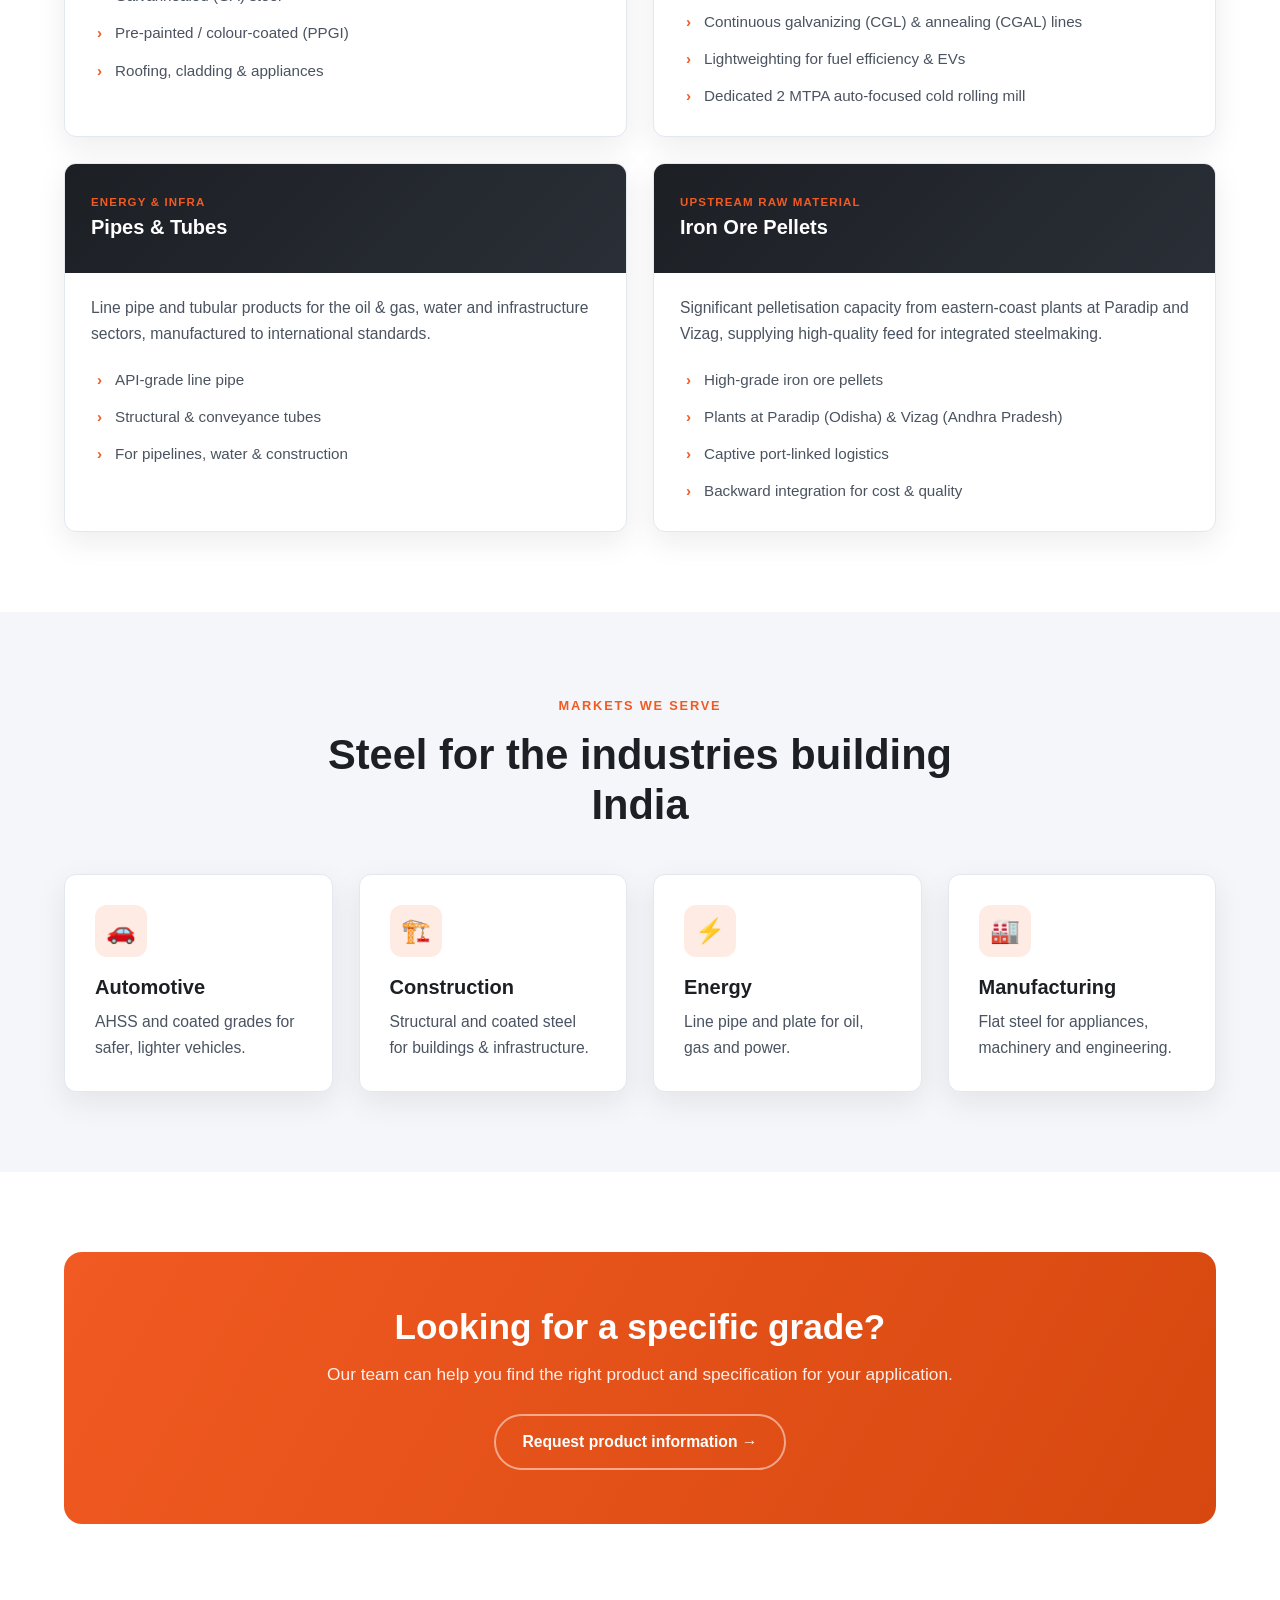
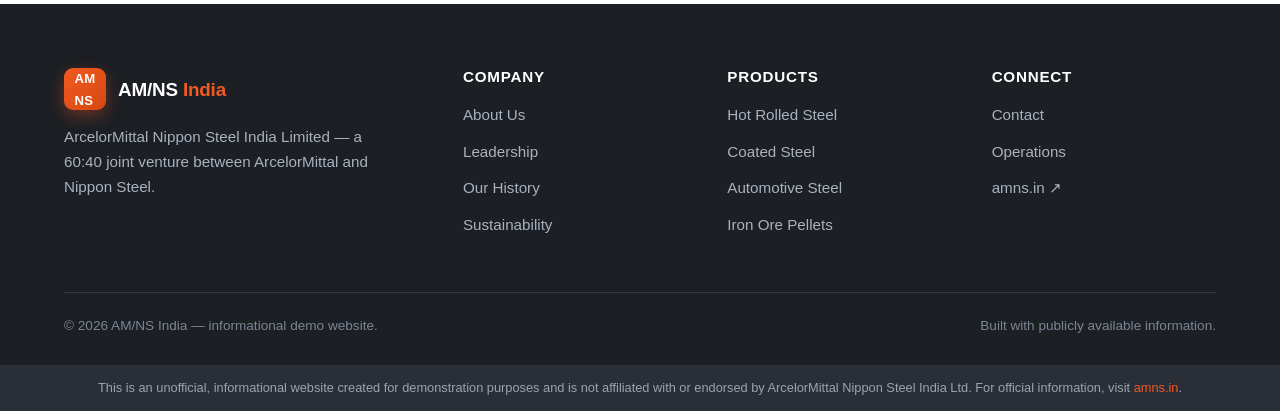
<file: products.html>
<!DOCTYPE html>
<html lang="en">
<head>
  <meta charset="UTF-8" />
  <meta name="viewport" content="width=device-width, initial-scale=1.0" />
  <title>Products — AM/NS India | Flat Steel, Coated, Automotive &amp; Pellets</title>
  <meta name="description" content="AM/NS India's product portfolio — hot rolled (Stallion), cold rolled, galvanized and colour-coated steel, advanced high-strength automotive steel up to 1180 MPa, pipes and iron ore pellets." />
  <link rel="stylesheet" href="css/styles.css" />
  <link rel="icon" href="data:image/svg+xml,%3Csvg xmlns='http://www.w3.org/2000/svg' viewBox='0 0 100 100'%3E%3Crect width='100' height='100' rx='20' fill='%23f15a22'/%3E%3Ctext x='50' y='66' font-size='42' font-family='Arial' font-weight='bold' fill='white' text-anchor='middle'%3EA%3C/text%3E%3C/svg%3E" />
</head>
<body>

  <header class="site-header">
    <div class="container nav">
      <a href="index.html" class="brand"><span class="brand-mark">AM<br>NS</span><span><span class="brand-name">AM/NS <span>India</span></span><span class="brand-sub">ArcelorMittal Nippon Steel</span></span></a>
      <button class="nav-toggle" aria-label="Toggle navigation"><span></span></button>
      <ul class="nav-links">
        <li><a href="index.html">Home</a></li>
        <li><a href="about.html">About</a></li>
        <li><a href="products.html" class="active">Products</a></li>
        <li><a href="operations.html">Operations</a></li>
        <li><a href="sustainability.html">Sustainability</a></li>
        <li class="nav-cta"><a href="contact.html" class="btn btn--outline">Contact</a></li>
      </ul>
    </div>
  </header>

  <section class="hero page-hero">
    <div class="container hero-inner" style="padding-bottom:64px;">
      <div class="breadcrumb"><a href="index.html">Home</a> / Products</div>
      <h1>Our Products</h1>
      <p>A full, diversified range of flat carbon and value-added steel — engineered for automotive, construction, infrastructure, energy and manufacturing.</p>
    </div>
  </section>

  <!-- PRODUCT MIX STATS -->
  <section class="section" style="padding-bottom:30px;">
    <div class="container">
      <div class="stats reveal">
        <div class="stat"><div class="num">7.1<small> MTPA</small></div><div class="label">Hot rolled coil capability</div></div>
        <div class="stat"><div class="num">2.1<small> MTPA</small></div><div class="label">Cold rolled coil capability</div></div>
        <div class="stat"><div class="num">0.4<small> MTPA</small></div><div class="label">Colour-coated products</div></div>
        <div class="stat"><div class="num">1180<small> MPa</small></div><div class="label">Advanced high-strength steel</div></div>
      </div>
    </div>
  </section>

  <!-- PRODUCT CARDS -->
  <section class="section">
    <div class="container">
      <div class="grid grid-2">

        <div class="card card--product reveal">
          <div class="pc-top"><span class="tag">Flagship brand</span><h3>Stallion — Hot Rolled Steel</h3></div>
          <div class="pc-body">
            <p style="color:var(--slate);margin-bottom:14px;">Exceptional hot rolled steel designed for demanding industrial applications, available as coils, plates and sheets across a wide spread of grades and thicknesses.</p>
            <ul>
              <li>Hot rolled coils, sheets &amp; plates</li>
              <li>Wide grade and thickness range</li>
              <li>For general engineering, construction &amp; fabrication</li>
              <li>Consistent quality and surface integrity</li>
            </ul>
          </div>
        </div>

        <div class="card card--product reveal">
          <div class="pc-top"><span class="tag">Surface-finished</span><h3>Cold Rolled Steel</h3></div>
          <div class="pc-body">
            <p style="color:var(--slate);margin-bottom:14px;">Precision cold rolled coils and sheets offering tight tolerances and excellent surface finish for forming and downstream processing.</p>
            <ul>
              <li>Cold rolled coils &amp; sheets</li>
              <li>Superior flatness &amp; finish</li>
              <li>Appliances, furniture &amp; automotive</li>
              <li>Feedstock for coated products</li>
            </ul>
          </div>
        </div>

        <div class="card card--product reveal">
          <div class="pc-top"><span class="tag">Corrosion protection</span><h3>Coated Steel</h3></div>
          <div class="pc-body">
            <p style="color:var(--slate);margin-bottom:14px;">Galvanized, galvannealed and pre-painted (colour-coated) products that combine durability with aesthetics for long-life applications.</p>
            <ul>
              <li>Galvanized (GI) coils &amp; sheets</li>
              <li>Galvannealed (GA) steel</li>
              <li>Pre-painted / colour-coated (PPGI)</li>
              <li>Roofing, cladding &amp; appliances</li>
            </ul>
          </div>
        </div>

        <div class="card card--product reveal">
          <div class="pc-top"><span class="tag">India-first technology</span><h3>Advanced Automotive Steel</h3></div>
          <div class="pc-body">
            <p style="color:var(--slate);margin-bottom:14px;">AM/NS India operates the country's first continuous galvanizing line capable of producing Advanced High-Strength Steel (AHSS) up to 1180 MPa — lighter, safer automotive bodies.</p>
            <ul>
              <li>AHSS up to 1180 MPa</li>
              <li>Continuous galvanizing (CGL) &amp; annealing (CGAL) lines</li>
              <li>Lightweighting for fuel efficiency &amp; EVs</li>
              <li>Dedicated 2 MTPA auto-focused cold rolling mill</li>
            </ul>
          </div>
        </div>

        <div class="card card--product reveal">
          <div class="pc-top"><span class="tag">Energy &amp; infra</span><h3>Pipes &amp; Tubes</h3></div>
          <div class="pc-body">
            <p style="color:var(--slate);margin-bottom:14px;">Line pipe and tubular products for the oil &amp; gas, water and infrastructure sectors, manufactured to international standards.</p>
            <ul>
              <li>API-grade line pipe</li>
              <li>Structural &amp; conveyance tubes</li>
              <li>For pipelines, water &amp; construction</li>
            </ul>
          </div>
        </div>

        <div class="card card--product reveal">
          <div class="pc-top"><span class="tag">Upstream raw material</span><h3>Iron Ore Pellets</h3></div>
          <div class="pc-body">
            <p style="color:var(--slate);margin-bottom:14px;">Significant pelletisation capacity from eastern-coast plants at Paradip and Vizag, supplying high-quality feed for integrated steelmaking.</p>
            <ul>
              <li>High-grade iron ore pellets</li>
              <li>Plants at Paradip (Odisha) &amp; Vizag (Andhra Pradesh)</li>
              <li>Captive port-linked logistics</li>
              <li>Backward integration for cost &amp; quality</li>
            </ul>
          </div>
        </div>

      </div>
    </div>
  </section>

  <!-- INDUSTRIES SERVED -->
  <section class="section section--mist">
    <div class="container">
      <div class="text-center reveal" style="max-width:680px;margin:0 auto 44px;">
        <span class="eyebrow">Markets we serve</span>
        <h2 class="section-title">Steel for the industries building India</h2>
      </div>
      <div class="grid grid-4">
        <div class="card reveal"><div class="icon">🚗</div><h3>Automotive</h3><p>AHSS and coated grades for safer, lighter vehicles.</p></div>
        <div class="card reveal"><div class="icon">🏗️</div><h3>Construction</h3><p>Structural and coated steel for buildings &amp; infrastructure.</p></div>
        <div class="card reveal"><div class="icon">⚡</div><h3>Energy</h3><p>Line pipe and plate for oil, gas and power.</p></div>
        <div class="card reveal"><div class="icon">🏭</div><h3>Manufacturing</h3><p>Flat steel for appliances, machinery and engineering.</p></div>
      </div>
    </div>
  </section>

  <section class="section">
    <div class="container">
      <div class="cta-band reveal">
        <h2>Looking for a specific grade?</h2>
        <p>Our team can help you find the right product and specification for your application.</p>
        <a href="contact.html" class="btn btn--ghost">Request product information →</a>
      </div>
    </div>
  </section>

  <footer class="site-footer">
    <div class="container">
      <div class="footer-grid">
        <div class="footer-about">
          <a href="index.html" class="brand"><span class="brand-mark">AM<br>NS</span><span><span class="brand-name" style="color:#fff;">AM/NS <span>India</span></span></span></a>
          <p>ArcelorMittal Nippon Steel India Limited — a 60:40 joint venture between ArcelorMittal and Nippon Steel.</p>
        </div>
        <div><h4>Company</h4><ul><li><a href="about.html">About Us</a></li><li><a href="about.html#leadership">Leadership</a></li><li><a href="about.html#history">Our History</a></li><li><a href="sustainability.html">Sustainability</a></li></ul></div>
        <div><h4>Products</h4><ul><li><a href="products.html">Hot Rolled Steel</a></li><li><a href="products.html">Coated Steel</a></li><li><a href="products.html">Automotive Steel</a></li><li><a href="products.html">Iron Ore Pellets</a></li></ul></div>
        <div><h4>Connect</h4><ul><li><a href="contact.html">Contact</a></li><li><a href="operations.html">Operations</a></li><li><a href="https://www.amns.in/" target="_blank" rel="noopener">amns.in ↗</a></li></ul></div>
      </div>
      <div class="footer-bottom"><span>© <span class="year">2026</span> AM/NS India — informational demo website.</span><span>Built with publicly available information.</span></div>
    </div>
  </footer>
  <div class="disclaimer">This is an unofficial, informational website created for demonstration purposes and is not affiliated with or endorsed by ArcelorMittal Nippon Steel India Ltd. For official information, visit <a href="https://www.amns.in/" target="_blank" rel="noopener" style="color:#f15a22;">amns.in</a>.</div>

  <script src="js/main.js"></script>
</body>
</html>
</file>
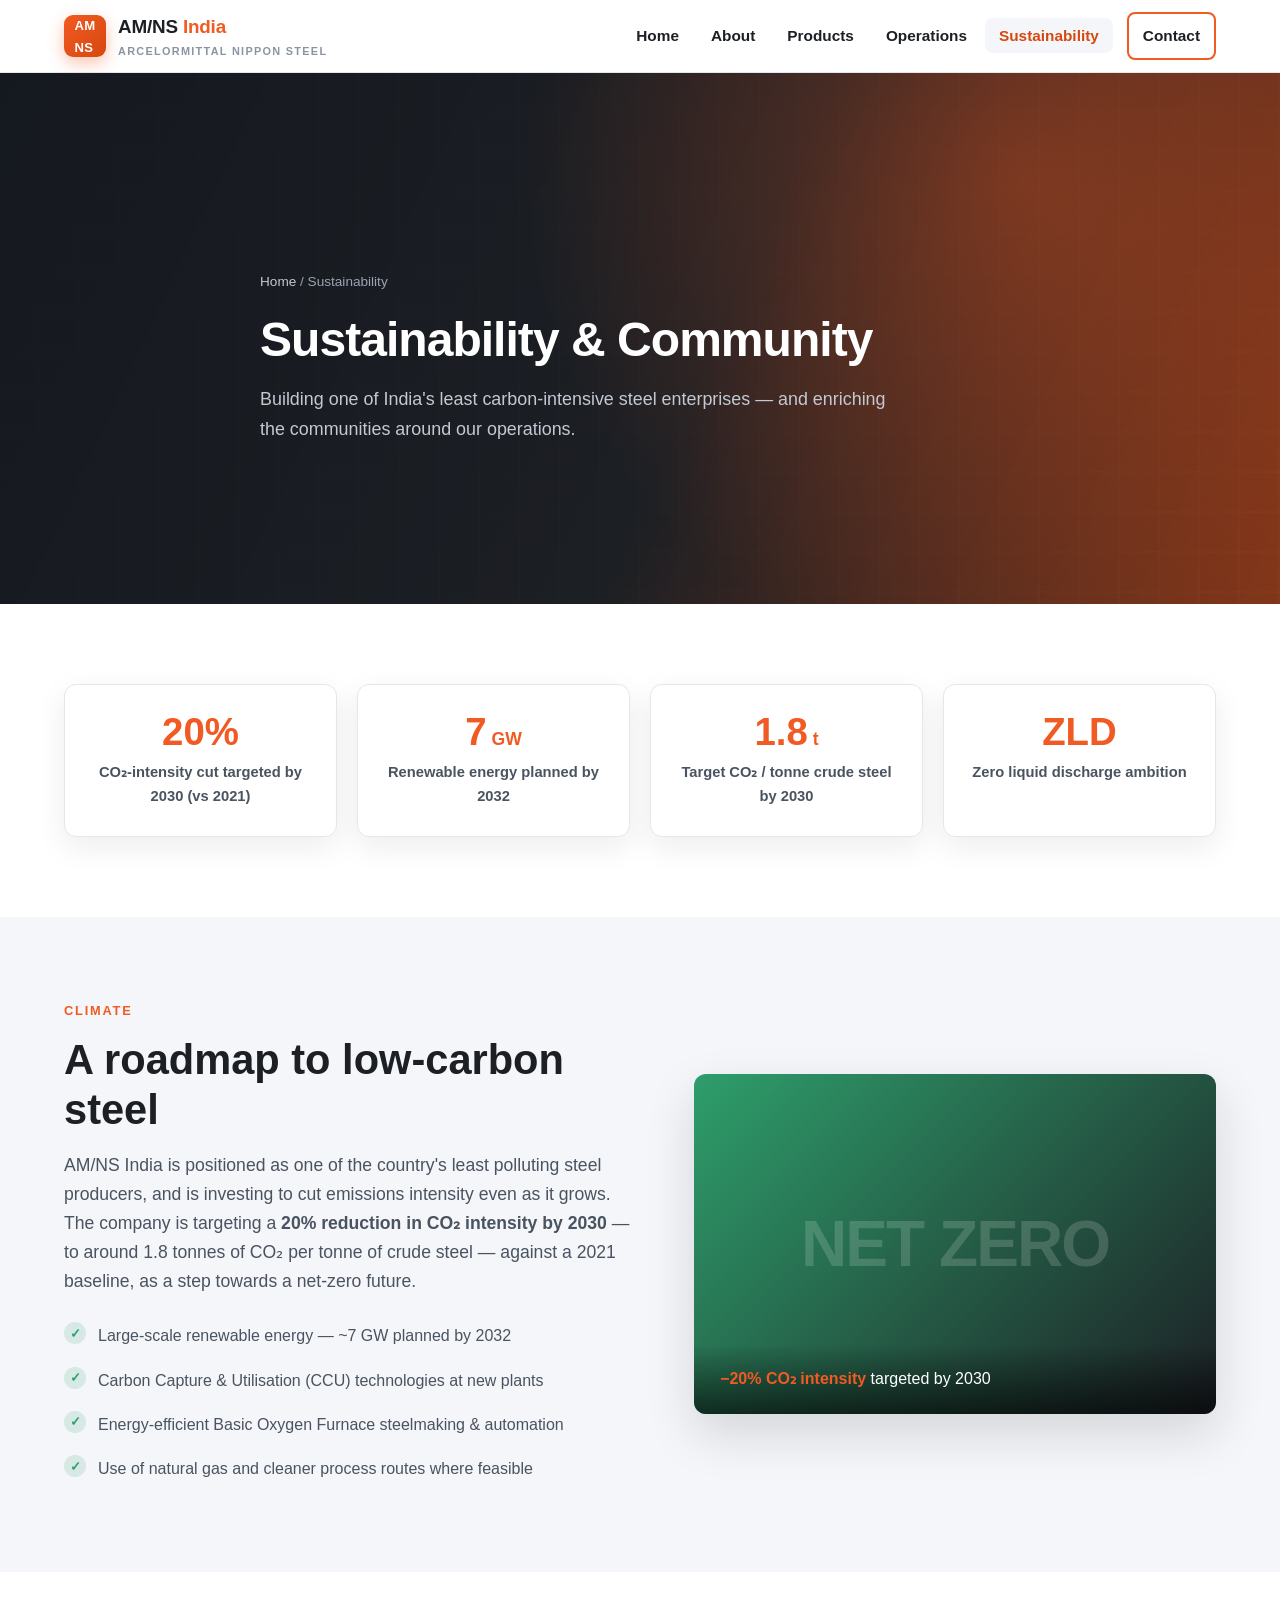
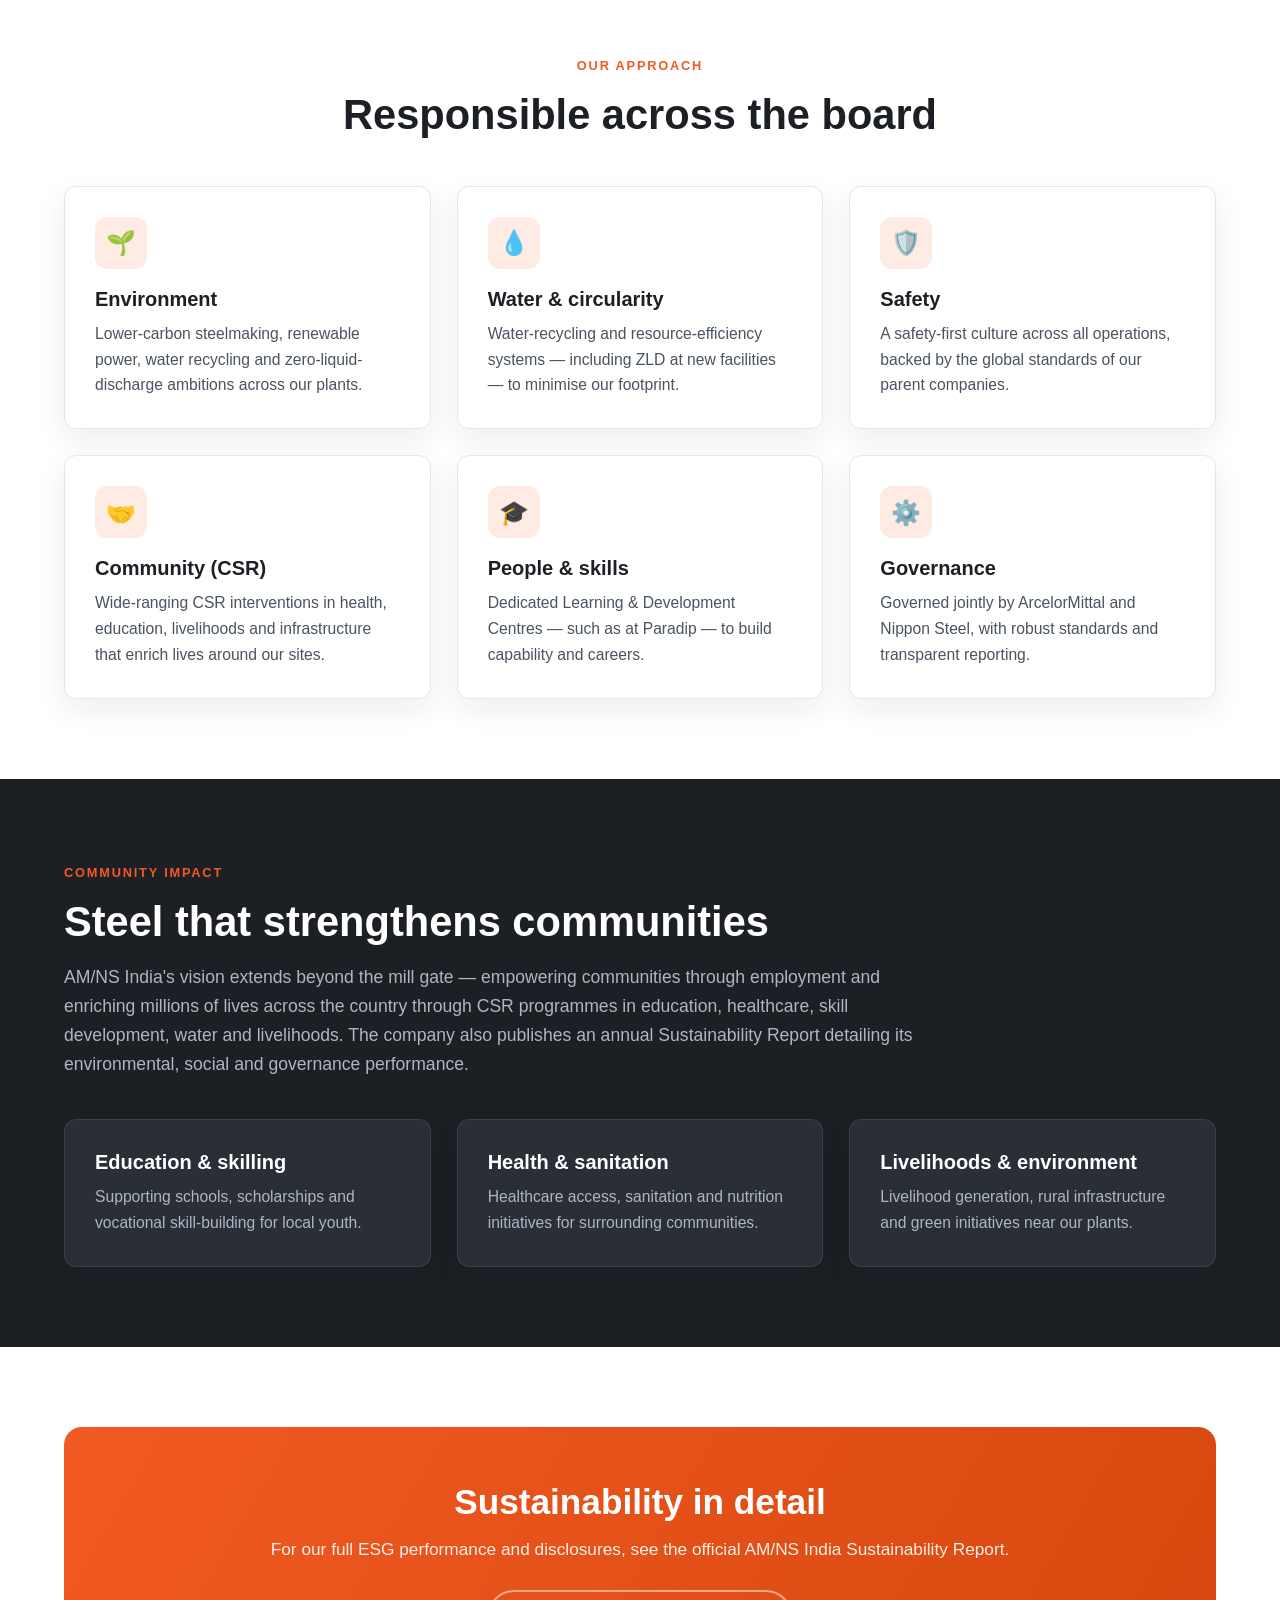
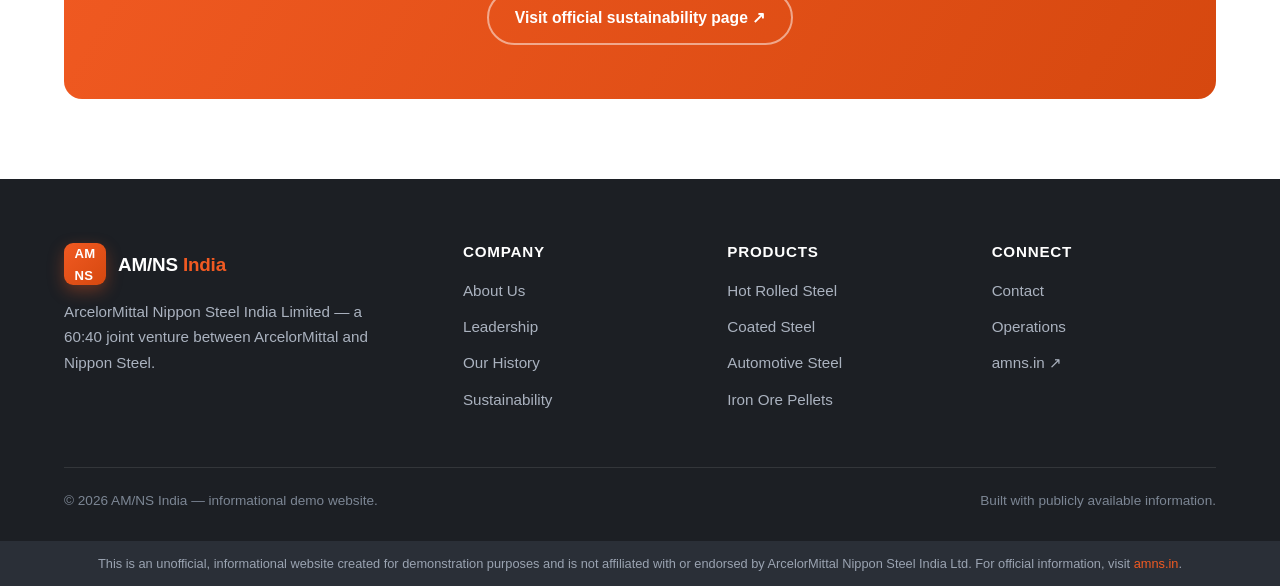
<file: sustainability.html>
<!DOCTYPE html>
<html lang="en">
<head>
  <meta charset="UTF-8" />
  <meta name="viewport" content="width=device-width, initial-scale=1.0" />
  <title>Sustainability &amp; CSR — AM/NS India | Low-Carbon Steel for a Better Future</title>
  <meta name="description" content="AM/NS India's sustainability commitments — a 20% emissions-intensity reduction target by 2030, ~7 GW renewable energy by 2032, carbon capture, zero liquid discharge, and community CSR programmes." />
  <link rel="stylesheet" href="css/styles.css" />
  <link rel="icon" href="data:image/svg+xml,%3Csvg xmlns='http://www.w3.org/2000/svg' viewBox='0 0 100 100'%3E%3Crect width='100' height='100' rx='20' fill='%23f15a22'/%3E%3Ctext x='50' y='66' font-size='42' font-family='Arial' font-weight='bold' fill='white' text-anchor='middle'%3EA%3C/text%3E%3C/svg%3E" />
</head>
<body>

  <header class="site-header">
    <div class="container nav">
      <a href="index.html" class="brand"><span class="brand-mark">AM<br>NS</span><span><span class="brand-name">AM/NS <span>India</span></span><span class="brand-sub">ArcelorMittal Nippon Steel</span></span></a>
      <button class="nav-toggle" aria-label="Toggle navigation"><span></span></button>
      <ul class="nav-links">
        <li><a href="index.html">Home</a></li>
        <li><a href="about.html">About</a></li>
        <li><a href="products.html">Products</a></li>
        <li><a href="operations.html">Operations</a></li>
        <li><a href="sustainability.html" class="active">Sustainability</a></li>
        <li class="nav-cta"><a href="contact.html" class="btn btn--outline">Contact</a></li>
      </ul>
    </div>
  </header>

  <section class="hero page-hero">
    <div class="container hero-inner" style="padding-bottom:64px;">
      <div class="breadcrumb"><a href="index.html">Home</a> / Sustainability</div>
      <h1>Sustainability &amp; Community</h1>
      <p>Building one of India's least carbon-intensive steel enterprises — and enriching the communities around our operations.</p>
    </div>
  </section>

  <!-- COMMITMENTS -->
  <section class="section">
    <div class="container">
      <div class="stats reveal">
        <div class="stat"><div class="num"><span data-count="20">0</span>%</div><div class="label">CO₂-intensity cut targeted by 2030 (vs 2021)</div></div>
        <div class="stat"><div class="num"><span data-count="7">0</span><small> GW</small></div><div class="label">Renewable energy planned by 2032</div></div>
        <div class="stat"><div class="num">1.8<small> t</small></div><div class="label">Target CO₂ / tonne crude steel by 2030</div></div>
        <div class="stat"><div class="num">ZLD</div><div class="label">Zero liquid discharge ambition</div></div>
      </div>
    </div>
  </section>

  <!-- DECARBONISATION -->
  <section class="section section--mist">
    <div class="container split">
      <div class="reveal">
        <span class="eyebrow">Climate</span>
        <h2 class="section-title">A roadmap to low-carbon steel</h2>
        <p class="section-lead">AM/NS India is positioned as one of the country's least polluting steel producers, and is investing to cut emissions intensity even as it grows. The company is targeting a <strong>20% reduction in CO₂ intensity by 2030</strong> — to around 1.8 tonnes of CO₂ per tonne of crude steel — against a 2021 baseline, as a step towards a net-zero future.</p>
        <ul class="list-check">
          <li>Large-scale renewable energy — ~7 GW planned by 2032</li>
          <li>Carbon Capture &amp; Utilisation (CCU) technologies at new plants</li>
          <li>Energy-efficient Basic Oxygen Furnace steelmaking &amp; automation</li>
          <li>Use of natural gas and cleaner process routes where feasible</li>
        </ul>
      </div>
      <div class="split-media reveal" style="background:linear-gradient(135deg,#2e9e6b,#1c1f24);">
        <span class="badge-big">NET ZERO</span>
        <div class="ovl"><b>−20% CO₂ intensity</b> targeted by 2030</div>
      </div>
    </div>
  </section>

  <!-- ESG PILLARS -->
  <section class="section">
    <div class="container">
      <div class="text-center reveal" style="max-width:680px;margin:0 auto 46px;">
        <span class="eyebrow">Our approach</span>
        <h2 class="section-title">Responsible across the board</h2>
      </div>
      <div class="grid grid-3">
        <div class="card reveal"><div class="icon">🌱</div><h3>Environment</h3><p>Lower-carbon steelmaking, renewable power, water recycling and zero-liquid-discharge ambitions across our plants.</p></div>
        <div class="card reveal"><div class="icon">💧</div><h3>Water &amp; circularity</h3><p>Water-recycling and resource-efficiency systems — including ZLD at new facilities — to minimise our footprint.</p></div>
        <div class="card reveal"><div class="icon">🛡️</div><h3>Safety</h3><p>A safety-first culture across all operations, backed by the global standards of our parent companies.</p></div>
        <div class="card reveal"><div class="icon">🤝</div><h3>Community (CSR)</h3><p>Wide-ranging CSR interventions in health, education, livelihoods and infrastructure that enrich lives around our sites.</p></div>
        <div class="card reveal"><div class="icon">🎓</div><h3>People &amp; skills</h3><p>Dedicated Learning &amp; Development Centres — such as at Paradip — to build capability and careers.</p></div>
        <div class="card reveal"><div class="icon">⚙️</div><h3>Governance</h3><p>Governed jointly by ArcelorMittal and Nippon Steel, with robust standards and transparent reporting.</p></div>
      </div>
    </div>
  </section>

  <!-- CSR HIGHLIGHT -->
  <section class="section section--dark">
    <div class="container">
      <div class="reveal" style="max-width:860px;">
        <span class="eyebrow">Community impact</span>
        <h2 class="section-title">Steel that strengthens communities</h2>
        <p style="color:#aeb6c2;font-size:1.1rem;">AM/NS India's vision extends beyond the mill gate — empowering communities through employment and enriching millions of lives across the country through CSR programmes in education, healthcare, skill development, water and livelihoods. The company also publishes an annual Sustainability Report detailing its environmental, social and governance performance.</p>
      </div>
      <div class="grid grid-3" style="margin-top:40px;">
        <div class="card reveal" style="background:var(--charcoal-2);border-color:rgba(255,255,255,.08);"><h3 style="color:#fff;">Education &amp; skilling</h3><p style="color:#aeb6c2;">Supporting schools, scholarships and vocational skill-building for local youth.</p></div>
        <div class="card reveal" style="background:var(--charcoal-2);border-color:rgba(255,255,255,.08);"><h3 style="color:#fff;">Health &amp; sanitation</h3><p style="color:#aeb6c2;">Healthcare access, sanitation and nutrition initiatives for surrounding communities.</p></div>
        <div class="card reveal" style="background:var(--charcoal-2);border-color:rgba(255,255,255,.08);"><h3 style="color:#fff;">Livelihoods &amp; environment</h3><p style="color:#aeb6c2;">Livelihood generation, rural infrastructure and green initiatives near our plants.</p></div>
      </div>
    </div>
  </section>

  <section class="section">
    <div class="container">
      <div class="cta-band reveal">
        <h2>Sustainability in detail</h2>
        <p>For our full ESG performance and disclosures, see the official AM/NS India Sustainability Report.</p>
        <a href="https://www.amns.in/sustainability" target="_blank" rel="noopener" class="btn btn--ghost">Visit official sustainability page ↗</a>
      </div>
    </div>
  </section>

  <footer class="site-footer">
    <div class="container">
      <div class="footer-grid">
        <div class="footer-about">
          <a href="index.html" class="brand"><span class="brand-mark">AM<br>NS</span><span><span class="brand-name" style="color:#fff;">AM/NS <span>India</span></span></span></a>
          <p>ArcelorMittal Nippon Steel India Limited — a 60:40 joint venture between ArcelorMittal and Nippon Steel.</p>
        </div>
        <div><h4>Company</h4><ul><li><a href="about.html">About Us</a></li><li><a href="about.html#leadership">Leadership</a></li><li><a href="about.html#history">Our History</a></li><li><a href="sustainability.html">Sustainability</a></li></ul></div>
        <div><h4>Products</h4><ul><li><a href="products.html">Hot Rolled Steel</a></li><li><a href="products.html">Coated Steel</a></li><li><a href="products.html">Automotive Steel</a></li><li><a href="products.html">Iron Ore Pellets</a></li></ul></div>
        <div><h4>Connect</h4><ul><li><a href="contact.html">Contact</a></li><li><a href="operations.html">Operations</a></li><li><a href="https://www.amns.in/" target="_blank" rel="noopener">amns.in ↗</a></li></ul></div>
      </div>
      <div class="footer-bottom"><span>© <span class="year">2026</span> AM/NS India — informational demo website.</span><span>Built with publicly available information.</span></div>
    </div>
  </footer>
  <div class="disclaimer">This is an unofficial, informational website created for demonstration purposes and is not affiliated with or endorsed by ArcelorMittal Nippon Steel India Ltd. For official information, visit <a href="https://www.amns.in/" target="_blank" rel="noopener" style="color:#f15a22;">amns.in</a>.</div>

  <script src="js/main.js"></script>
</body>
</html>
</file>
<file: css/styles.css>
/* ===========================================================
   AM/NS India — Website Styles
   A clean, modern, responsive theme (no framework / build step)
   Brand palette: ArcelorMittal/Nippon orange + industrial charcoal
   =========================================================== */

:root {
  --orange: #f15a22;
  --orange-dark: #d6480f;
  --charcoal: #1c1f24;
  --charcoal-2: #2a2f37;
  --slate: #4a5360;
  --steel: #8a94a3;
  --mist: #f4f6f9;
  --line: #e3e7ee;
  --white: #ffffff;
  --green: #2e9e6b;
  --max: 1200px;
  --radius: 12px;
  --shadow: 0 10px 30px rgba(20, 24, 31, .08);
  --shadow-lg: 0 20px 50px rgba(20, 24, 31, .14);
  --font: "Segoe UI", Roboto, "Helvetica Neue", Arial, sans-serif;
}

* { box-sizing: border-box; margin: 0; padding: 0; }

html { scroll-behavior: smooth; }

body {
  font-family: var(--font);
  color: var(--charcoal);
  line-height: 1.65;
  background: var(--white);
  -webkit-font-smoothing: antialiased;
}

img { max-width: 100%; display: block; }

a { color: var(--orange-dark); text-decoration: none; transition: color .2s; }
a:hover { color: var(--orange); }

h1, h2, h3, h4 { line-height: 1.2; font-weight: 700; color: var(--charcoal); }

.container { max-width: var(--max); margin: 0 auto; padding: 0 24px; }

.section { padding: 80px 0; }
.section--mist { background: var(--mist); }
.section--dark { background: var(--charcoal); color: #d7dce4; }
.section--dark h2, .section--dark h3 { color: #fff; }

.eyebrow {
  display: inline-block;
  font-size: .8rem;
  letter-spacing: .14em;
  text-transform: uppercase;
  font-weight: 700;
  color: var(--orange);
  margin-bottom: 14px;
}

.section-title { font-size: clamp(1.8rem, 3.5vw, 2.6rem); margin-bottom: 16px; }
.section-lead { font-size: 1.1rem; color: var(--slate); max-width: 720px; }
.section--dark .section-lead { color: #aeb6c2; }

.text-center { text-align: center; }
.center-block { margin-left: auto; margin-right: auto; }

/* ---------- Buttons ---------- */
.btn {
  display: inline-flex;
  align-items: center;
  gap: 8px;
  padding: 13px 26px;
  border-radius: 50px;
  font-weight: 600;
  font-size: .98rem;
  cursor: pointer;
  border: 2px solid transparent;
  transition: transform .15s, box-shadow .2s, background .2s, color .2s;
}
.btn:hover { transform: translateY(-2px); }
.btn--primary { background: var(--orange); color: #fff; }
.btn--primary:hover { background: var(--orange-dark); color: #fff; box-shadow: var(--shadow); }
.btn--ghost { border-color: rgba(255,255,255,.5); color: #fff; }
.btn--ghost:hover { background: #fff; color: var(--charcoal); }
.btn--outline { border-color: var(--orange); color: var(--orange-dark); }
.btn--outline:hover { background: var(--orange); color: #fff; }

/* ---------- Header / Nav ---------- */
.site-header {
  position: sticky; top: 0; z-index: 50;
  background: rgba(255,255,255,.96);
  backdrop-filter: blur(8px);
  border-bottom: 1px solid var(--line);
}
.nav {
  display: flex; align-items: center; justify-content: space-between;
  height: 72px;
}
.brand { display: flex; align-items: center; gap: 12px; }
.brand-mark {
  width: 42px; height: 42px; border-radius: 9px;
  background: linear-gradient(135deg, var(--orange), var(--orange-dark));
  display: grid; place-items: center;
  color: #fff; font-weight: 800; font-size: .82rem; letter-spacing: .02em;
  box-shadow: 0 6px 16px rgba(241,90,34,.35);
}
.brand-name { font-weight: 800; font-size: 1.18rem; color: var(--charcoal); letter-spacing: -.01em; }
.brand-name span { color: var(--orange); }
.brand-sub { display:block; font-size: .68rem; font-weight: 600; letter-spacing: .12em; color: var(--steel); text-transform: uppercase; }

.nav-links { display: flex; align-items: center; gap: 4px; list-style: none; }
.nav-links a {
  color: var(--charcoal); font-weight: 600; font-size: .96rem;
  padding: 9px 14px; border-radius: 8px;
}
.nav-links a:hover, .nav-links a.active { color: var(--orange-dark); background: var(--mist); }
.nav-cta { margin-left: 10px; }

.nav-toggle {
  display: none; background: none; border: 0; cursor: pointer;
  width: 44px; height: 44px; border-radius: 8px;
}
.nav-toggle span, .nav-toggle span::before, .nav-toggle span::after {
  content: ""; display: block; width: 24px; height: 2px; background: var(--charcoal);
  position: relative; transition: .25s; margin: 0 auto;
}
.nav-toggle span::before { position: absolute; top: -7px; }
.nav-toggle span::after { position: absolute; top: 7px; }
.nav-toggle.open span { background: transparent; }
.nav-toggle.open span::before { transform: rotate(45deg); top: 0; }
.nav-toggle.open span::after { transform: rotate(-45deg); top: 0; }

/* ---------- Hero ---------- */
.hero {
  position: relative; color: #fff;
  background:
    linear-gradient(115deg, rgba(20,24,31,.92) 0%, rgba(28,31,36,.78) 55%, rgba(214,72,15,.55) 100%),
    url("data:image/svg+xml,%3Csvg xmlns='http://www.w3.org/2000/svg' width='40' height='40'%3E%3Cpath d='M0 39h40M39 0v40' stroke='%23ffffff' stroke-opacity='.05' fill='none'/%3E%3C/svg%3E"),
    var(--charcoal);
  overflow: hidden;
}
.hero::after {
  content: ""; position: absolute; inset: 0;
  background: radial-gradient(circle at 80% 20%, rgba(241,90,34,.35), transparent 45%);
  pointer-events: none;
}
.hero-inner { position: relative; z-index: 2; padding: 110px 0 100px; max-width: 760px; }
.hero h1 { font-size: clamp(2.2rem, 5vw, 3.6rem); color: #fff; letter-spacing: -.02em; }
.hero h1 span { color: var(--orange); }
.hero p { font-size: 1.18rem; color: #cfd5de; margin: 22px 0 32px; max-width: 620px; }
.hero-actions { display: flex; gap: 14px; flex-wrap: wrap; }
.hero-flag {
  display:inline-flex; align-items:center; gap:10px; margin-bottom: 22px;
  padding: 7px 16px; border:1px solid rgba(255,255,255,.22); border-radius: 50px;
  font-size:.85rem; font-weight:600; letter-spacing:.04em; color:#fff; background: rgba(255,255,255,.06);
}
.hero-flag b { color: var(--orange); }

.page-hero { padding: 88px 0 64px; }
.page-hero h1 { font-size: clamp(2rem, 4.5vw, 3rem); color: #fff; }
.page-hero p { color: #c2c9d3; font-size: 1.12rem; max-width: 640px; margin-top: 16px; }
.breadcrumb { font-size: .85rem; color: #9aa3b1; margin-bottom: 18px; }
.breadcrumb a { color: #c2c9d3; }

/* ---------- Stats ---------- */
.stats {
  display: grid; grid-template-columns: repeat(4, 1fr); gap: 20px;
}
.stat {
  background: var(--white); border: 1px solid var(--line); border-radius: var(--radius);
  padding: 28px 22px; text-align: center; box-shadow: var(--shadow);
}
.stat .num { font-size: 2.4rem; font-weight: 800; color: var(--orange); line-height: 1; }
.stat .num small { font-size: 1.1rem; }
.stat .label { margin-top: 8px; font-size: .92rem; color: var(--slate); font-weight: 600; }

.stats-band { display:grid; grid-template-columns: repeat(4,1fr); gap: 30px; text-align:center; }
.stats-band .num { font-size: 2.6rem; font-weight: 800; color: var(--orange); }
.stats-band .label { color:#aeb6c2; font-size:.92rem; font-weight:600; }

/* ---------- Cards / grids ---------- */
.grid { display: grid; gap: 26px; }
.grid-2 { grid-template-columns: repeat(2, 1fr); }
.grid-3 { grid-template-columns: repeat(3, 1fr); }
.grid-4 { grid-template-columns: repeat(4, 1fr); }

.card {
  background: var(--white); border: 1px solid var(--line); border-radius: var(--radius);
  padding: 30px; box-shadow: var(--shadow); transition: transform .2s, box-shadow .2s;
}
.card:hover { transform: translateY(-4px); box-shadow: var(--shadow-lg); }
.card .icon {
  width: 52px; height: 52px; border-radius: 12px; display: grid; place-items: center;
  background: rgba(241,90,34,.12); color: var(--orange-dark); font-size: 1.5rem; margin-bottom: 18px;
}
.card h3 { font-size: 1.25rem; margin-bottom: 10px; }
.card p { color: var(--slate); font-size: .98rem; }

.card--product { padding: 0; overflow: hidden; }
.card--product .pc-top { background: linear-gradient(135deg, var(--charcoal), var(--charcoal-2)); padding: 24px 26px; color:#fff; }
.card--product .pc-top h3 { color:#fff; }
.card--product .pc-top .tag { font-size:.72rem; letter-spacing:.1em; text-transform:uppercase; color: var(--orange); font-weight:700; }
.card--product .pc-body { padding: 22px 26px; }
.card--product .pc-body ul { list-style:none; }
.card--product .pc-body li { padding: 6px 0 6px 24px; position: relative; color: var(--slate); font-size:.95rem; }
.card--product .pc-body li::before { content:"›"; position:absolute; left:6px; color: var(--orange); font-weight:800; }

/* ---------- Feature split ---------- */
.split { display: grid; grid-template-columns: 1.1fr 1fr; gap: 56px; align-items: center; }
.split--rev .split-media { order: 2; }
.split-media {
  border-radius: var(--radius); min-height: 340px; box-shadow: var(--shadow-lg);
  background: linear-gradient(135deg, var(--charcoal) 0%, var(--slate) 100%);
  position: relative; overflow: hidden; display:grid; place-items:center; color:#fff;
}
.split-media .badge-big { font-size: 4rem; font-weight: 800; color: rgba(255,255,255,.16); letter-spacing:-.03em; }
.split-media .ovl { position:absolute; bottom:0; left:0; right:0; padding: 22px 26px; background: linear-gradient(transparent, rgba(0,0,0,.6)); }
.split-media .ovl b { color: var(--orange); }

.list-check { list-style: none; margin-top: 18px; }
.list-check li { padding: 9px 0 9px 34px; position: relative; color: var(--slate); }
.list-check li::before {
  content: "✓"; position: absolute; left: 0; top: 8px;
  width: 22px; height: 22px; border-radius: 50%; background: rgba(46,158,107,.15);
  color: var(--green); font-size: .8rem; font-weight: 800; display: grid; place-items: center;
}

/* ---------- Timeline ---------- */
.timeline { position: relative; max-width: 820px; margin: 0 auto; padding-left: 30px; }
.timeline::before { content:""; position:absolute; left: 7px; top: 6px; bottom: 6px; width: 2px; background: var(--line); }
.tl-item { position: relative; padding: 0 0 38px 26px; }
.tl-item::before {
  content:""; position:absolute; left: -30px; top: 4px; width: 16px; height: 16px;
  border-radius:50%; background: var(--orange); border: 3px solid #fff; box-shadow: 0 0 0 2px var(--orange);
}
.tl-year { font-weight: 800; color: var(--orange-dark); font-size: 1.05rem; }
.tl-item h4 { margin: 2px 0 6px; }
.tl-item p { color: var(--slate); }

/* ---------- Facility list ---------- */
.facility {
  display: grid; grid-template-columns: 120px 1fr; gap: 24px; align-items: start;
  background: #fff; border:1px solid var(--line); border-radius: var(--radius); padding: 26px; box-shadow: var(--shadow);
}
.facility .fac-tag {
  background: linear-gradient(135deg, var(--orange), var(--orange-dark)); color:#fff;
  border-radius: 10px; padding: 16px; text-align:center; font-weight: 800;
}
.facility .fac-tag small { display:block; font-size:.7rem; letter-spacing:.08em; opacity:.85; font-weight:600; }
.facility h3 { margin-bottom: 6px; }
.facility .meta { color: var(--steel); font-size:.85rem; font-weight:600; text-transform:uppercase; letter-spacing:.06em; margin-bottom: 10px; }
.facility p { color: var(--slate); font-size:.97rem; }

/* ---------- Leadership / quote ---------- */
.quote { font-size: 1.4rem; line-height: 1.5; font-weight: 500; color: #fff; max-width: 860px; }
.quote .mark { color: var(--orange); font-size: 2rem; font-weight: 800; }
.quote-by { margin-top: 18px; color: var(--orange); font-weight: 700; }
.quote-by span { display:block; color:#9aa3b1; font-weight:500; font-size:.92rem; }

/* ---------- CTA band ---------- */
.cta-band {
  background: linear-gradient(120deg, var(--orange) 0%, var(--orange-dark) 100%);
  border-radius: 18px; padding: 54px; color:#fff; text-align:center;
}
.cta-band h2 { color:#fff; font-size: clamp(1.6rem, 3vw, 2.2rem); }
.cta-band p { color: rgba(255,255,255,.9); margin: 12px 0 26px; font-size: 1.08rem; }

/* ---------- Contact ---------- */
.contact-grid { display:grid; grid-template-columns: 1fr 1fr; gap: 46px; }
.field { margin-bottom: 18px; }
.field label { display:block; font-weight:600; font-size:.9rem; margin-bottom: 7px; }
.field input, .field select, .field textarea {
  width:100%; padding: 12px 14px; border:1px solid var(--line); border-radius: 9px;
  font-family: inherit; font-size: .98rem; background:#fff; transition: border .2s, box-shadow .2s;
}
.field input:focus, .field select:focus, .field textarea:focus {
  outline:none; border-color: var(--orange); box-shadow: 0 0 0 3px rgba(241,90,34,.12);
}
.info-row { display:flex; gap: 16px; padding: 16px 0; border-bottom:1px solid var(--line); }
.info-row .ic { width:44px; height:44px; flex:0 0 44px; border-radius:10px; background: rgba(241,90,34,.12); color:var(--orange-dark); display:grid; place-items:center; font-size:1.2rem; }
.info-row b { display:block; }
.info-row span { color: var(--slate); font-size:.95rem; }
.form-note { font-size:.82rem; color:var(--steel); margin-top:10px; }

/* ---------- Footer ---------- */
.site-footer { background: var(--charcoal); color: #aab2bf; padding: 64px 0 28px; }
.footer-grid { display:grid; grid-template-columns: 1.6fr 1fr 1fr 1fr; gap: 40px; }
.site-footer h4 { color:#fff; font-size: .95rem; letter-spacing:.05em; text-transform:uppercase; margin-bottom: 16px; }
.site-footer ul { list-style:none; }
.site-footer li { margin-bottom: 10px; }
.site-footer a { color:#aab2bf; font-size:.95rem; }
.site-footer a:hover { color: var(--orange); }
.footer-about p { font-size:.95rem; margin: 14px 0; max-width: 320px; }
.footer-bottom {
  margin-top: 44px; padding-top: 22px; border-top:1px solid rgba(255,255,255,.1);
  display:flex; justify-content:space-between; gap: 14px; flex-wrap: wrap; font-size:.85rem; color:#7c8694;
}
.disclaimer { background: var(--charcoal-2); color:#9aa3b1; font-size:.8rem; text-align:center; padding: 12px 24px; }

/* ---------- Reveal animation ---------- */
.reveal { opacity: 0; transform: translateY(24px); transition: opacity .6s ease, transform .6s ease; }
.reveal.in { opacity: 1; transform: none; }

/* ---------- Responsive ---------- */
@media (max-width: 960px) {
  .grid-3, .grid-4, .stats, .stats-band { grid-template-columns: repeat(2, 1fr); }
  .split, .contact-grid { grid-template-columns: 1fr; gap: 32px; }
  .split--rev .split-media { order: 0; }
  .footer-grid { grid-template-columns: 1fr 1fr; }
}
@media (max-width: 720px) {
  .nav-toggle { display: block; }
  .nav-links {
    position: absolute; top: 72px; left: 0; right: 0; flex-direction: column;
    background: #fff; border-bottom: 1px solid var(--line); padding: 12px 24px 22px;
    gap: 4px; align-items: stretch; box-shadow: var(--shadow);
    display: none;
  }
  .nav-links.open { display: flex; }
  .nav-links a { padding: 12px 10px; }
  .nav-cta { margin: 8px 0 0; }
  .section { padding: 58px 0; }
  .grid-2, .grid-3, .grid-4, .stats, .stats-band { grid-template-columns: 1fr; }
  .facility { grid-template-columns: 1fr; }
  .cta-band { padding: 38px 24px; }
  .footer-grid { grid-template-columns: 1fr; gap: 28px; }
}
</file>
